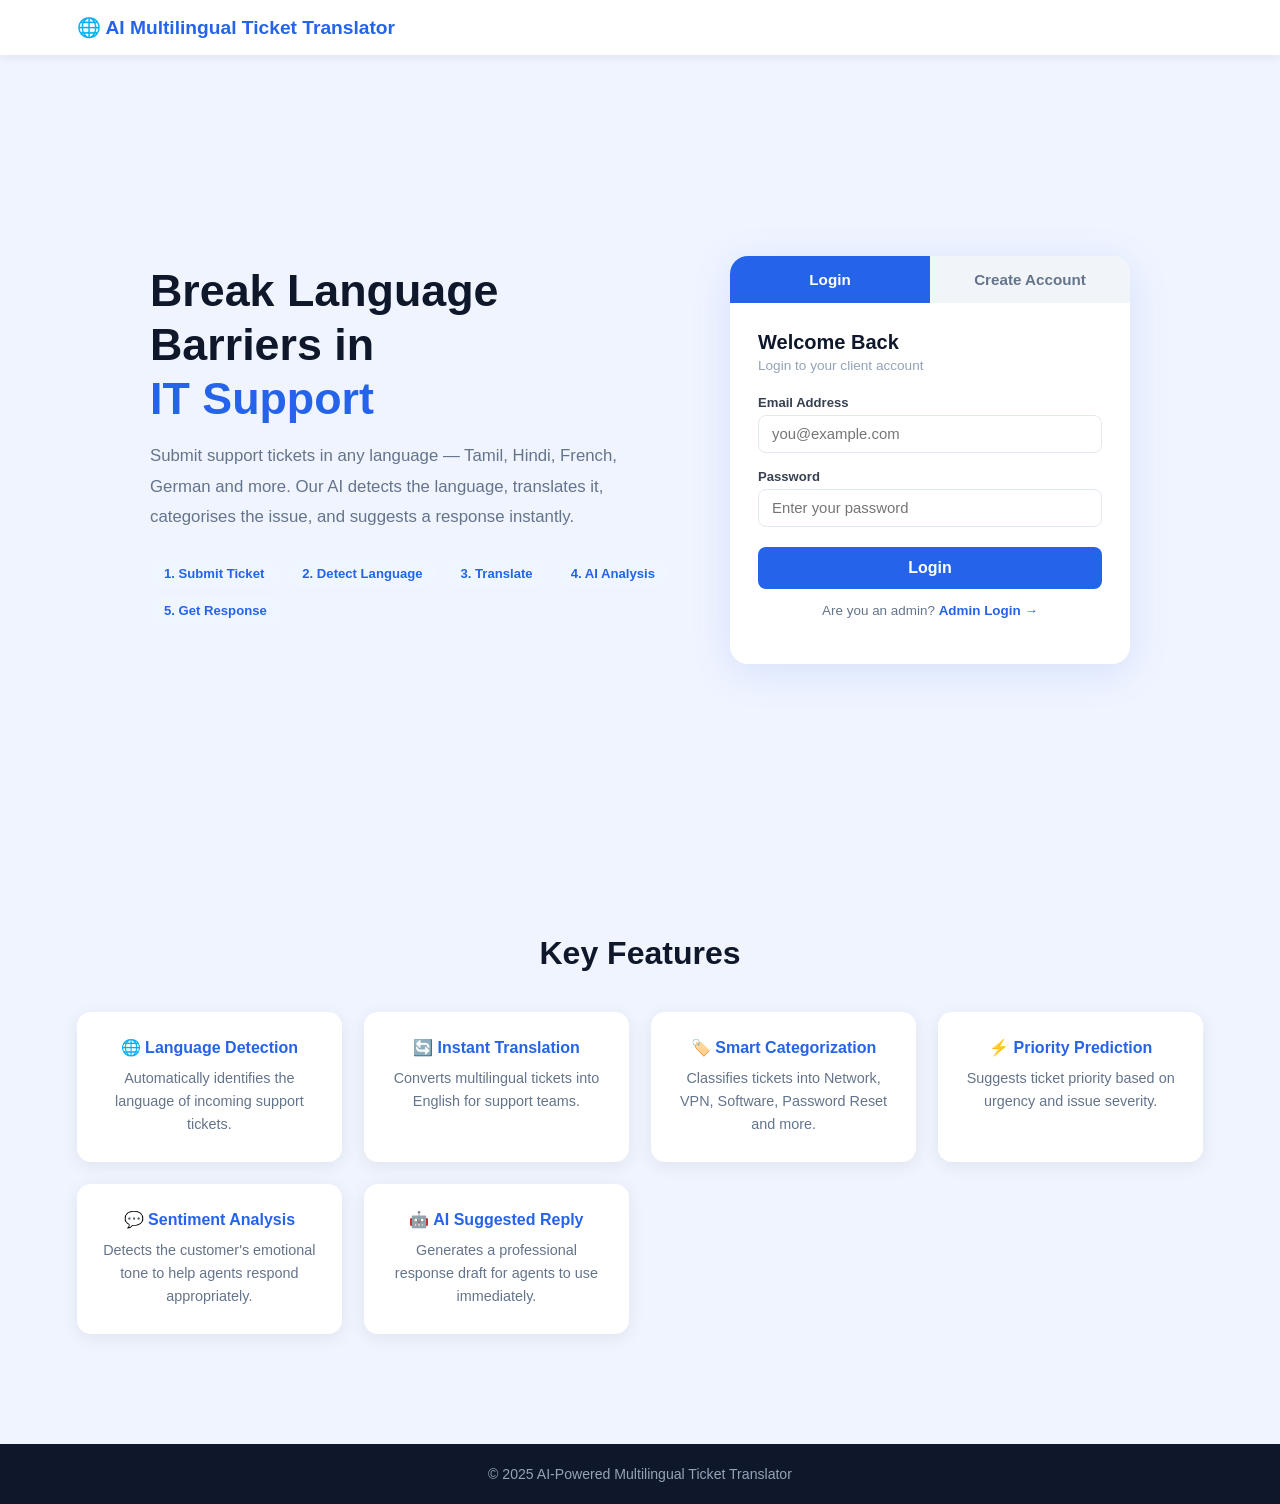
<file: index.html>
<!DOCTYPE html>
<html lang="en">
<head>
  <meta charset="UTF-8">
  <meta name="viewport" content="width=device-width, initial-scale=1.0">
  <title>AI-Powered Multilingual Ticket Translator</title>
  <style>
    *, *::before, *::after { margin:0; padding:0; box-sizing:border-box; }
    body { font-family:'Segoe UI',sans-serif; background:#F0F4FF; color:#0F172A; min-height:100vh; }

    /* ── NAVBAR ──────────────────────────────────────────── */
    nav {
      display:flex; justify-content:space-between; align-items:center;
      padding:16px 6%; background:#fff;
      box-shadow:0 2px 10px rgba(0,0,0,0.07); position:sticky; top:0; z-index:100;
    }
    .logo { font-size:1.2rem; font-weight:800; color:#2563EB; }

    /* ── HERO LAYOUT ─────────────────────────────────────── */
    .hero {
      display:flex; align-items:center; justify-content:center;
      flex-wrap:wrap; gap:60px;
      padding:60px 6%; min-height:90vh;
    }

    /* LEFT — headline */
    .hero-left { flex:1; min-width:280px; max-width:520px; }
    .hero-left h1 { font-size:2.8rem; line-height:1.2; margin-bottom:16px; }
    .hero-left h1 span { color:#2563EB; }
    .hero-left p  { font-size:1.05rem; color:#64748b; line-height:1.8; margin-bottom:28px; }

    .steps-mini { display:flex; flex-wrap:wrap; gap:10px; margin-bottom:32px; }
    .step-chip {
      background:#eff6ff; color:#2563EB; font-size:.82rem;
      font-weight:700; padding:6px 14px; border-radius:50px;
    }

    /* RIGHT — auth card */
    .auth-card {
      width:400px; background:#fff; border-radius:18px;
      box-shadow:0 8px 40px rgba(37,99,235,0.13); overflow:hidden;
      flex-shrink:0;
    }

    /* ── TAB BAR ─────────────────────────────────────────── */
    .tab-bar { display:flex; }
    .tab-btn {
      flex:1; padding:15px; border:none; background:#f1f5f9;
      font-size:.95rem; font-weight:700; cursor:pointer;
      color:#64748b; transition:.2s;
    }
    .tab-btn.active { background:#2563EB; color:#fff; }

    /* ── FORM BODY ───────────────────────────────────────── */
    .form-body { padding:28px; display:none; }
    .form-body.active { display:block; }
    .form-body h3 { font-size:1.25rem; margin-bottom:4px; }
    .form-body .sub { font-size:.85rem; color:#94a3b8; margin-bottom:22px; }

    .fgroup { margin-bottom:16px; }
    .fgroup label {
      display:block; font-size:.82rem; font-weight:700;
      color:#374151; margin-bottom:5px;
    }
    .fgroup input {
      width:100%; padding:10px 13px; border:1.5px solid #e2e8f0;
      border-radius:8px; font-size:.93rem; outline:none;
      transition:border-color .2s, box-shadow .2s;
    }
    .fgroup input:focus {
      border-color:#2563EB;
      box-shadow:0 0 0 3px rgba(37,99,235,.13);
    }
    .fgroup input.err { border-color:#ef4444; }

    /* strength bar */
    .sbar { height:4px; background:#e2e8f0; border-radius:4px; margin-top:6px; }
    .sbar-fill { height:100%; border-radius:4px; width:0%; transition:.3s; }
    .sbar-label { font-size:.72rem; color:#64748b; margin-top:3px; }

    /* submit btn */
    .sbtn {
      width:100%; padding:12px; background:#2563EB; color:#fff;
      border:none; border-radius:8px; font-size:1rem;
      font-weight:700; cursor:pointer; margin-top:4px; transition:.2s;
    }
    .sbtn:hover    { background:#1d4ed8; }
    .sbtn:disabled { background:#93c5fd; cursor:not-allowed; }

    /* inline message */
    .imsg {
      margin-top:12px; padding:9px 13px; border-radius:8px;
      font-size:.85rem; font-weight:600; display:none;
    }
    .imsg.err { background:#fef2f2; color:#dc2626; border:1px solid #fecaca; display:block; }
    .imsg.ok  { background:#f0fdf4; color:#16a34a; border:1px solid #bbf7d0; display:block; }

    /* admin link */
    .admin-link {
      text-align:center; padding:14px 0 18px;
      font-size:.84rem; color:#64748b;
    }
    .admin-link a {
      color:#2563EB; font-weight:700; text-decoration:none;
    }
    .admin-link a:hover { text-decoration:underline; }

    /* ── FEATURES ────────────────────────────────────────── */
    .features { padding:70px 6%; text-align:center; }
    .features h2 { font-size:2rem; margin-bottom:40px; }
    .feat-grid {
      display:grid;
      grid-template-columns:repeat(auto-fit,minmax(220px,1fr));
      gap:22px;
    }
    .feat-card {
      background:#fff; padding:26px 22px; border-radius:14px;
      box-shadow:0 4px 18px rgba(0,0,0,0.07); transition:.3s;
    }
    .feat-card:hover { transform:translateY(-4px); }
    .feat-card h3 { color:#2563EB; margin-bottom:10px; font-size:1rem; }
    .feat-card p  { color:#64748b; font-size:.9rem; line-height:1.6; }

    /* ── FOOTER ──────────────────────────────────────────── */
    footer {
      text-align:center; padding:22px;
      background:#0F172A; color:#94a3b8; font-size:.88rem; margin-top:40px;
    }

    @media(max-width:700px){
      .hero { padding:40px 5%; gap:36px; }
      .hero-left h1 { font-size:2rem; }
      .auth-card { width:100%; }
    }
  </style>
</head>
<body>

<!-- Load API helpers -->
<script src="assets/js/app.js"></script>

<!-- NAVBAR -->
<nav>
  <div class="logo">🌐 AI Multilingual Ticket Translator</div>
</nav>

<!-- HERO -->
<section class="hero">

  <!-- Left: headline -->
  <div class="hero-left">
    <h1>Break Language<br>Barriers in<br><span>IT Support</span></h1>
    <p>
      Submit support tickets in any language — Tamil, Hindi, French, German and more.
      Our AI detects the language, translates it, categorises the issue, and suggests a response instantly.
    </p>
    <div class="steps-mini">
      <span class="step-chip">1. Submit Ticket</span>
      <span class="step-chip">2. Detect Language</span>
      <span class="step-chip">3. Translate</span>
      <span class="step-chip">4. AI Analysis</span>
      <span class="step-chip">5. Get Response</span>
    </div>
  </div>

  <!-- Right: auth card -->
  <div class="auth-card">

    <!-- Tab bar -->
    <div class="tab-bar">
      <button class="tab-btn active" id="tab-login"    onclick="switchTab('login')">Login</button>
      <button class="tab-btn"        id="tab-register" onclick="switchTab('register')">Create Account</button>
    </div>

    <!-- LOGIN PANEL -->
    <div class="form-body active" id="panel-login">
      <h3>Welcome Back</h3>
      <p class="sub">Login to your client account</p>

      <div class="fgroup">
        <label>Email Address</label>
        <input type="email" id="l-email" placeholder="you@example.com">
      </div>
      <div class="fgroup">
        <label>Password</label>
        <input type="password" id="l-pass" placeholder="Enter your password">
      </div>

      <button class="sbtn" id="login-btn" onclick="doLogin()">Login</button>
      <div class="imsg" id="login-msg"></div>

      <div class="admin-link">
        Are you an admin? <a href="pages/admin/login.html">Admin Login →</a>
      </div>
    </div>

    <!-- CREATE ACCOUNT PANEL -->
    <div class="form-body" id="panel-register">
      <h3>Create Account</h3>
      <p class="sub">Register a new client account — free</p>

      <div class="fgroup">
        <label>Full Name</label>
        <input type="text" id="r-name" placeholder="Your full name">
      </div>
      <div class="fgroup">
        <label>Email Address</label>
        <input type="email" id="r-email" placeholder="you@example.com">
      </div>
      <div class="fgroup">
        <label>Password</label>
        <input type="password" id="r-pass" placeholder="Min 6 characters"
               oninput="pwStrength(this.value)">
        <div class="sbar"><div class="sbar-fill" id="s-fill"></div></div>
        <div class="sbar-label" id="s-label"></div>
      </div>
      <div class="fgroup">
        <label>Confirm Password</label>
        <input type="password" id="r-confirm" placeholder="Re-enter password">
      </div>

      <button class="sbtn" id="reg-btn" onclick="doRegister()">Create Account</button>
      <div class="imsg" id="reg-msg"></div>

      <div class="admin-link">
        Already have an account? <a href="#" onclick="switchTab('login')">Login →</a>
      </div>
    </div>

  </div><!-- /auth-card -->
</section>

<!-- FEATURES -->
<section class="features">
  <h2>Key Features</h2>
  <div class="feat-grid">
    <div class="feat-card">
      <h3>🌐 Language Detection</h3>
      <p>Automatically identifies the language of incoming support tickets.</p>
    </div>
    <div class="feat-card">
      <h3>🔄 Instant Translation</h3>
      <p>Converts multilingual tickets into English for support teams.</p>
    </div>
    <div class="feat-card">
      <h3>🏷️ Smart Categorization</h3>
      <p>Classifies tickets into Network, VPN, Software, Password Reset and more.</p>
    </div>
    <div class="feat-card">
      <h3>⚡ Priority Prediction</h3>
      <p>Suggests ticket priority based on urgency and issue severity.</p>
    </div>
    <div class="feat-card">
      <h3>💬 Sentiment Analysis</h3>
      <p>Detects the customer's emotional tone to help agents respond appropriately.</p>
    </div>
    <div class="feat-card">
      <h3>🤖 AI Suggested Reply</h3>
      <p>Generates a professional response draft for agents to use immediately.</p>
    </div>
  </div>
</section>

<footer>© 2025 AI-Powered Multilingual Ticket Translator</footer>

<script>
  // ── Tab switch ──────────────────────────────────────────────────────────────
  function switchTab(tab) {
    ['login','register'].forEach(t => {
      document.getElementById(`panel-${t}`).classList.toggle('active', t === tab);
      document.getElementById(`tab-${t}`).classList.toggle('active',   t === tab);
    });
    clearMsg('login-msg');
    clearMsg('reg-msg');
  }

  function showMsg(id, text, type) {
    const el = document.getElementById(id);
    el.textContent = text;
    el.className = `imsg ${type}`;
  }
  function clearMsg(id) {
    const el = document.getElementById(id);
    el.textContent = '';
    el.className = 'imsg';
  }

  // ── Password strength ───────────────────────────────────────────────────────
  function pwStrength(val) {
    let score = 0;
    if (val.length >= 6)           score++;
    if (val.length >= 10)          score++;
    if (/[A-Z]/.test(val))         score++;
    if (/[0-9]/.test(val))         score++;
    if (/[^A-Za-z0-9]/.test(val)) score++;

    const levels = [
      { w:'20%',  bg:'#ef4444', t:'Very weak'   },
      { w:'40%',  bg:'#f97316', t:'Weak'         },
      { w:'60%',  bg:'#eab308', t:'Fair'         },
      { w:'80%',  bg:'#22c55e', t:'Strong'       },
      { w:'100%', bg:'#16a34a', t:'Very strong'  },
    ];
    const l = levels[Math.max(0, score - 1)];
    const fill = document.getElementById('s-fill');
    fill.style.width      = val ? l.w  : '0%';
    fill.style.background = l.bg;
    document.getElementById('s-label').textContent = val ? l.t : '';
  }

  // ── LOGIN ───────────────────────────────────────────────────────────────────
  async function doLogin() {
    const email = document.getElementById('l-email').value.trim();
    const pass  = document.getElementById('l-pass').value;
    const btn   = document.getElementById('login-btn');
    clearMsg('login-msg');

    if (!email || !pass) {
      showMsg('login-msg', 'Please enter your email and password.', 'err'); return;
    }

    btn.textContent = 'Logging in…'; btn.disabled = true;

    try {
      const data = await apiCall('/auth/login', {
        method: 'POST',
        body:   JSON.stringify({ email, password: pass }),
      });

      if (data.user.role !== 'client') {
        clearAuth();
        showMsg('login-msg', 'Incorrect email or password.', 'err'); return;
      }

      saveAuth(data.token, data.user);
      showMsg('login-msg', `Welcome, ${data.user.name || data.user.email}! Redirecting…`, 'ok');
      setTimeout(() => { window.location.href = 'pages/client/submit-ticket.html'; }, 900);

    } catch {
      showMsg('login-msg', 'Incorrect email or password.', 'err');
    } finally {
      btn.textContent = 'Login'; btn.disabled = false;
    }
  }

  // ── REGISTER ────────────────────────────────────────────────────────────────
  async function doRegister() {
    const name    = document.getElementById('r-name').value.trim();
    const email   = document.getElementById('r-email').value.trim();
    const pass    = document.getElementById('r-pass').value;
    const confirm = document.getElementById('r-confirm').value;
    const btn     = document.getElementById('reg-btn');
    clearMsg('reg-msg');

    if (!name)  { showMsg('reg-msg','Please enter your full name.','err'); return; }
    if (!email || !/^\S+@\S+\.\S+$/.test(email))
                { showMsg('reg-msg','Please enter a valid email.','err'); return; }
    if (pass.length < 6)
                { showMsg('reg-msg','Password must be at least 6 characters.','err'); return; }
    if (pass !== confirm) {
      showMsg('reg-msg','Passwords do not match.','err');
      document.getElementById('r-confirm').classList.add('err'); return;
    }
    document.getElementById('r-confirm').classList.remove('err');

    btn.textContent = 'Creating account…'; btn.disabled = true;

    try {
      const data = await apiCall('/auth/register', {
        method: 'POST',
        body:   JSON.stringify({ name, email, password: pass, role: 'client' }),
      });

      showMsg('reg-msg', `Account created! Welcome, ${data.user.name}. Switching to login…`, 'ok');

      setTimeout(() => {
        document.getElementById('l-email').value = email;
        document.getElementById('l-pass').value  = pass;
        switchTab('login');
        showMsg('login-msg', 'Account created! You can now log in.', 'ok');
      }, 1200);

    } catch (err) {
      const msg = (err.message || '').toLowerCase().includes('already')
        ? 'This email is already registered. Please log in.'
        : 'Registration failed. Please try again.';
      showMsg('reg-msg', msg, 'err');
    } finally {
      btn.textContent = 'Create Account'; btn.disabled = false;
    }
  }

  // ── Enter key ────────────────────────────────────────────────────────────────
  document.addEventListener('keydown', e => {
    if (e.key !== 'Enter') return;
    if (document.getElementById('panel-login').classList.contains('active'))    doLogin();
    if (document.getElementById('panel-register').classList.contains('active')) doRegister();
  });
</script>

</body>
</html>
</file>
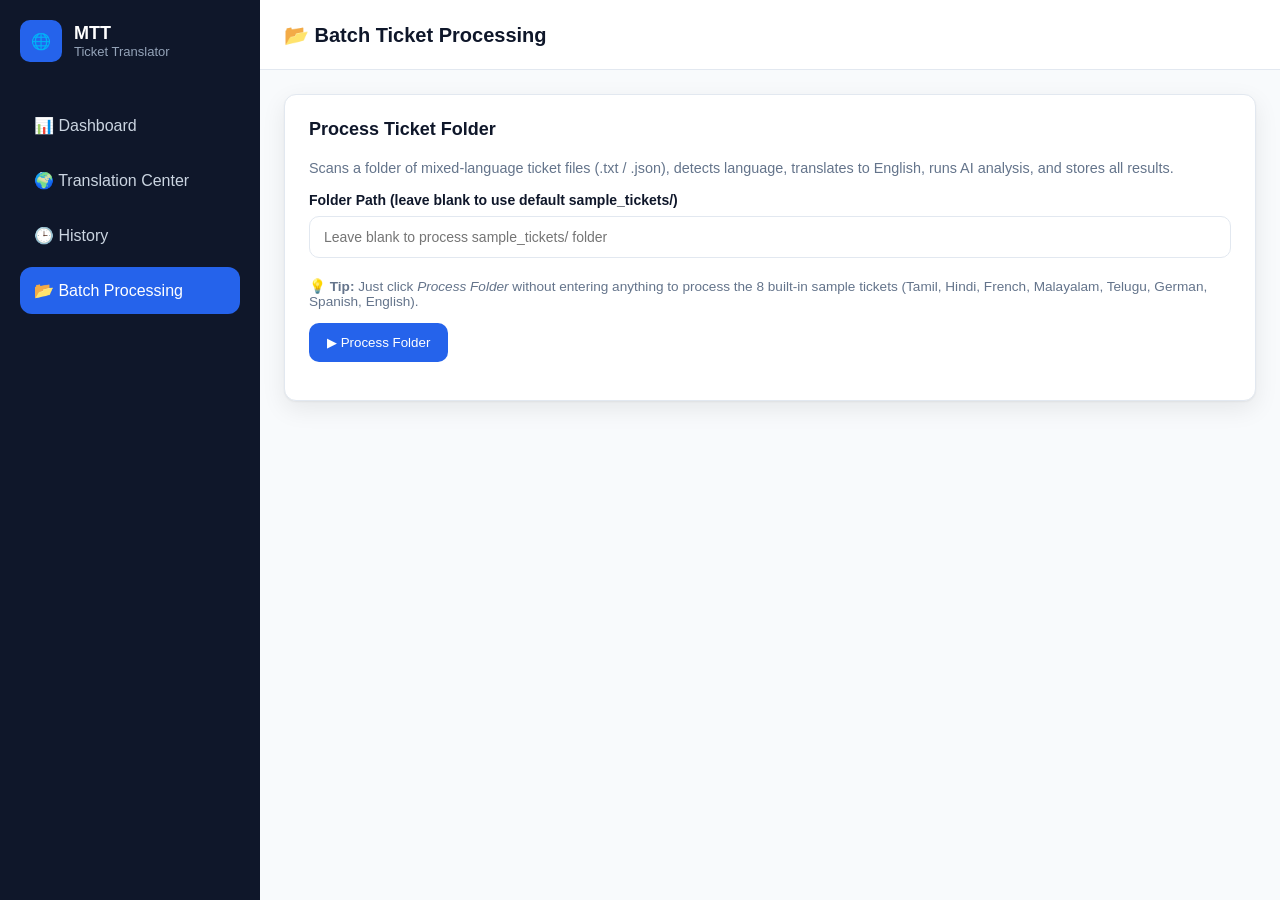
<file: pages/admin/batch.html>
<!DOCTYPE html>
<html lang="en">
<head>
  <meta charset="UTF-8">
  <meta name="viewport" content="width=device-width, initial-scale=1.0">
  <title>Batch Processing</title>
  <link rel="stylesheet" href="../../assets/css/style.css">
  <link rel="stylesheet" href="../../assets/css/components/sidebar.css">
  <link rel="stylesheet" href="../../assets/css/components/navbar.css">
  <link rel="stylesheet" href="../../assets/css/components/cards.css">
  <link rel="stylesheet" href="../../assets/css/components/tables.css">
  <link rel="stylesheet" href="../../assets/css/components/forms.css">
  <link rel="stylesheet" href="../../assets/css/components/buttons.css">
  <link rel="stylesheet" href="../../assets/css/responsive.css">

  <style>
    .summary-grid {
      display: grid;
      grid-template-columns: repeat(3, 1fr);
      gap: 16px;
      margin-bottom: 24px;
    }
    .sum-card {
      background: #fff;
      border-radius: 12px;
      padding: 20px;
      text-align: center;
      border: 1px solid #e2e8f0;
      box-shadow: 0 2px 8px rgba(0,0,0,.06);
    }
    .sum-card .num  { font-size: 2.2rem; font-weight: 800; margin: 6px 0 2px; }
    .sum-card .lbl  { font-size: .82rem; color: #64748b; font-weight: 600; text-transform: uppercase; }
    .sum-card.total { border-top: 4px solid #2563EB; }
    .sum-card.ok    { border-top: 4px solid #22c55e; }
    .sum-card.skip  { border-top: 4px solid #f59e0b; }

    .ticket-row { cursor: pointer; transition: background .15s; }
    .ticket-row:hover { background: #f0f7ff; }

    .lang-badge {
      background: #eff6ff; color: #2563EB;
      padding: 2px 10px; border-radius: 50px;
      font-size: .78rem; font-weight: 700;
    }
    .pri-badge {
      padding: 2px 10px; border-radius: 50px;
      font-size: .78rem; font-weight: 700; color: #fff;
    }
    .pri-Critical { background: #7c3aed; }
    .pri-High     { background: #dc2626; }
    .pri-Medium   { background: #d97706; }
    .pri-Low      { background: #16a34a; }

    /* Reply modal */
    .modal-overlay {
      display: none; position: fixed; inset: 0;
      background: rgba(0,0,0,.45); z-index: 1000;
      justify-content: center; align-items: center;
    }
    .modal-overlay.open { display: flex; }
    .modal-box {
      background: #fff; border-radius: 16px; width: 560px;
      max-width: 95vw; padding: 28px;
      box-shadow: 0 20px 60px rgba(0,0,0,.2);
    }
    .modal-box h3 { margin-bottom: 6px; }
    .modal-box .sub { color: #64748b; font-size: .87rem; margin-bottom: 20px; }
    .info-pair { display: flex; gap: 16px; margin-bottom: 16px; flex-wrap: wrap; }
    .info-item { flex: 1; min-width: 140px; }
    .info-item label { display: block; font-size: .78rem; font-weight: 700;
                       text-transform: uppercase; color: #94a3b8; margin-bottom: 4px; }
    .info-item p { font-size: .9rem; color: #0f172a; }
    .orig-box, .trans-box {
      background: #f8fafc; border: 1px solid #e2e8f0;
      border-radius: 8px; padding: 12px; margin-bottom: 14px;
      font-size: .9rem; line-height: 1.6; max-height: 100px; overflow-y: auto;
    }
    .reply-area {
      width: 100%; padding: 10px 13px; border: 1.5px solid #e2e8f0;
      border-radius: 8px; font-size: .93rem; resize: vertical;
      min-height: 90px; outline: none; font-family: inherit;
      transition: border-color .2s;
    }
    .reply-area:focus { border-color: #2563EB; }
    .modal-actions { display: flex; gap: 10px; margin-top: 16px; }
    .btn-send {
      flex: 1; padding: 11px; background: #2563EB; color: #fff;
      border: none; border-radius: 8px; font-weight: 700;
      cursor: pointer; font-size: .95rem; transition: .2s;
    }
    .btn-send:hover { background: #1d4ed8; }
    .btn-cancel {
      padding: 11px 20px; background: #f1f5f9; border: none;
      border-radius: 8px; font-weight: 600; cursor: pointer;
      font-size: .95rem;
    }
    .reply-result {
      margin-top: 14px; padding: 12px; border-radius: 8px;
      background: #f0fdf4; border: 1px solid #bbf7d0;
      display: none;
    }
    .reply-result .rl { font-size: .75rem; font-weight: 700;
                         text-transform: uppercase; color: #64748b; margin-bottom: 3px; }
    .reply-result .rt { font-size: .92rem; color: #0f172a; line-height: 1.5; }
  </style>
</head>

<body>
<script src="../../assets/js/app.js"></script>

<div class="app-layout">

  <!-- Sidebar -->
  <aside class="sidebar">
    <div class="logo-area">
      <div class="logo-icon">🌐</div>
      <div class="logo-text"><h3>MTT</h3><p>Ticket Translator</p></div>
    </div>
    <ul class="menu">
      <li class="menu-item"><a href="dashboard.html">📊 Dashboard</a></li>
      <li class="menu-item"><a href="translation-center.html">🌍 Translation Center</a></li>
      <li class="menu-item"><a href="history.html">🕒 History</a></li>
      <li class="menu-item active"><a href="batch.html">📂 Batch Processing</a></li>
    </ul>
  </aside>

  <main class="main-content">

    <header class="top-navbar">
      <button class="hamburger">☰</button>
      <div class="app-title">📂 Batch Ticket Processing</div>
    </header>

    <section class="content-wrapper">

      <!-- Process Folder card -->
      <div class="card" style="margin-bottom:24px;">
        <div class="card-title">Process Ticket Folder</div>
        <p style="color:#64748b; font-size:.9rem; margin-bottom:16px;">
          Scans a folder of mixed-language ticket files (.txt / .json),
          detects language, translates to English, runs AI analysis, and stores all results.
        </p>

        <div class="form-group">
          <label class="form-label">Folder Path (leave blank to use default sample_tickets/)</label>
          <input class="form-control" id="folder-path"
                 placeholder="Leave blank to process sample_tickets/ folder"
                 value="">
        </div>

        <p style="font-size:.85rem; color:#64748b; margin-bottom:14px;">
          💡 <strong>Tip:</strong> Just click <em>Process Folder</em> without entering anything
          to process the 8 built-in sample tickets (Tamil, Hindi, French, Malayalam, Telugu, German, Spanish, English).
        </p>

        <button class="btn btn-primary" id="process-btn" onclick="startBatch()">
          ▶ Process Folder
        </button>

        <div id="batch-msg" style="margin-top:14px; font-size:.9rem; color:#64748b;"></div>
      </div>

      <!-- Summary cards (hidden until processed) -->
      <div class="summary-grid" id="summary-grid" style="display:none;">
        <div class="sum-card total">
          <div class="lbl">Total Files</div>
          <div class="num" id="sum-total">0</div>
        </div>
        <div class="sum-card ok">
          <div class="lbl">Processed</div>
          <div class="num" id="sum-ok">0</div>
        </div>
        <div class="sum-card skip">
          <div class="lbl">Skipped / Errors</div>
          <div class="num" id="sum-skip">0</div>
        </div>
      </div>

      <!-- Results table -->
      <div class="card" id="results-card" style="display:none;">
        <div class="card-title">Processed Tickets — Click a row to send a reply</div>
        <div class="table-container">
          <table>
            <thead>
              <tr>
                <th>#</th>
                <th>File</th>
                <th>Subject</th>
                <th>Language</th>
                <th>Category</th>
                <th>Priority</th>
                <th>Sentiment</th>
                <th>Action</th>
              </tr>
            </thead>
            <tbody id="results-tbody"></tbody>
          </table>
        </div>
      </div>

      <!-- Errors card -->
      <div class="card" id="errors-card" style="display:none; margin-top:16px;">
        <div class="card-title" style="color:#dc2626;">⚠ Errors</div>
        <div class="table-container">
          <table>
            <thead><tr><th>File</th><th>Error</th></tr></thead>
            <tbody id="errors-tbody"></tbody>
          </table>
        </div>
      </div>

    </section>
  </main>
</div>

<!-- ── REPLY MODAL ─────────────────────────────────────────────────────── -->
<div class="modal-overlay" id="reply-modal">
  <div class="modal-box">
    <h3>📨 Send Engineer Reply</h3>
    <p class="sub">Write your reply in English — it will be automatically translated to the customer's language.</p>

    <div class="info-pair">
      <div class="info-item">
        <label>Ticket ID</label>
        <p id="m-id">—</p>
      </div>
      <div class="info-item">
        <label>Language</label>
        <p id="m-lang">—</p>
      </div>
      <div class="info-item">
        <label>Category</label>
        <p id="m-cat">—</p>
      </div>
    </div>

    <label class="form-label">Original Message (Customer's Language)</label>
    <div class="orig-box" id="m-original">—</div>

    <label class="form-label">English Translation</label>
    <div class="trans-box" id="m-translated">—</div>

    <label class="form-label">Your Reply (in English)</label>
    <textarea class="reply-area" id="m-reply"
      placeholder="Type your reply here in English..."></textarea>

    <!-- Translation result appears here after sending -->
    <div class="reply-result" id="reply-result">
      <div class="rl">English Reply</div>
      <div class="rt" id="rr-english">—</div>
      <br>
      <div class="rl">Translated Reply (Customer's Language)</div>
      <div class="rt" id="rr-translated">—</div>
    </div>

    <div class="modal-actions">
      <button class="btn-send" id="send-btn" onclick="sendReply()">
        📤 Send & Translate Reply
      </button>
      <button class="btn-cancel" onclick="closeModal()">Cancel</button>
    </div>
  </div>
</div>

<script src="../../assets/js/sidebar.js"></script>

<script>
  let selectedTicketId = null;

  // ── Process folder ──────────────────────────────────────────────────────────
  async function startBatch() {
    const folderPath = document.getElementById('folder-path').value.trim();
    const btn        = document.getElementById('process-btn');
    const msg        = document.getElementById('batch-msg');

    btn.textContent = '⏳ Processing…';
    btn.disabled    = true;
    msg.textContent = 'Scanning folder and running AI pipeline on each file…';
    msg.style.color = '#2563EB';

    // Hide previous results
    document.getElementById('summary-grid').style.display = 'none';
    document.getElementById('results-card').style.display = 'none';
    document.getElementById('errors-card').style.display  = 'none';

    try {
      const body = folderPath ? { folder_path: folderPath } : {};
      const data = await apiCall('/batch/process-folder', {
        method: 'POST',
        body:   JSON.stringify(body),
      });

      renderSummary(data.summary);
      renderResults(data.results);
      if (data.errors.length) renderErrors(data.errors);

      msg.textContent = `✅ Done — ${data.summary.processed} ticket(s) processed.`;
      msg.style.color = '#16a34a';

    } catch (err) {
      msg.textContent = `❌ ${err.message}`;
      msg.style.color = '#dc2626';
    } finally {
      btn.textContent = '▶ Process Folder';
      btn.disabled    = false;
    }
  }

  function renderSummary(s) {
    document.getElementById('sum-total').textContent = s.total;
    document.getElementById('sum-ok').textContent    = s.processed;
    document.getElementById('sum-skip').textContent  = s.skipped;
    document.getElementById('summary-grid').style.display = 'grid';
  }

  function renderResults(results) {
    if (!results.length) return;
    const tbody = document.getElementById('results-tbody');
    tbody.innerHTML = results.map((r, i) => `
      <tr class="ticket-row">
        <td>${r.ticket_id}</td>
        <td style="font-size:.82rem; color:#64748b;">${r.file}</td>
        <td>${r.subject}</td>
        <td><span class="lang-badge">${r.language_name}</span></td>
        <td>${r.category}</td>
        <td><span class="pri-badge pri-${r.priority}">${r.priority}</span></td>
        <td>${r.sentiment}</td>
        <td>
          <button class="btn btn-primary"
            style="padding:5px 14px; font-size:.82rem;"
            onclick="openModal(${r.ticket_id},'${r.language_name}','${r.category}',
              ${JSON.stringify(r.original_message || '').replace(/'/g,"&#39;")},
              ${JSON.stringify(r.translated_message || '').replace(/'/g,"&#39;")})">
            Reply
          </button>
        </td>
      </tr>
    `).join('');
    document.getElementById('results-card').style.display = 'block';
  }

  function renderErrors(errors) {
    const tbody = document.getElementById('errors-tbody');
    tbody.innerHTML = errors.map(e => `
      <tr>
        <td>${e.file}</td>
        <td style="color:#dc2626;">${e.error}</td>
      </tr>
    `).join('');
    document.getElementById('errors-card').style.display = 'block';
  }

  // ── Reply modal ─────────────────────────────────────────────────────────────
  function openModal(id, lang, cat, original, translated) {
    selectedTicketId = id;
    document.getElementById('m-id').textContent         = `#${id}`;
    document.getElementById('m-lang').textContent       = lang;
    document.getElementById('m-cat').textContent        = cat;
    document.getElementById('m-original').textContent   = original   || '—';
    document.getElementById('m-translated').textContent = translated || '—';
    document.getElementById('m-reply').value            = '';
    document.getElementById('reply-result').style.display = 'none';
    document.getElementById('reply-modal').classList.add('open');
  }

  function closeModal() {
    document.getElementById('reply-modal').classList.remove('open');
    selectedTicketId = null;
  }

  async function sendReply() {
    const reply = document.getElementById('m-reply').value.trim();
    const btn   = document.getElementById('send-btn');

    if (!reply) {
      alert('Please type a reply before sending.');
      return;
    }

    btn.textContent = '⏳ Translating…';
    btn.disabled    = true;

    try {
      const data = await apiCall('/batch/reply', {
        method: 'POST',
        body:   JSON.stringify({
          ticket_id:     selectedTicketId,
          english_reply: reply,
        }),
      });

      const r = data.data;
      document.getElementById('rr-english').textContent    = r.english_reply;
      document.getElementById('rr-translated').textContent = r.translated_reply;
      document.getElementById('reply-result').style.display = 'block';

      btn.textContent = '✅ Reply Sent';
      showAlert(`Reply translated to ${r.language_name} and saved!`, 'success');

    } catch (err) {
      alert('Failed: ' + err.message);
      btn.textContent = '📤 Send & Translate Reply';
      btn.disabled    = false;
    }
  }

  // Close modal on overlay click
  document.getElementById('reply-modal').addEventListener('click', function(e) {
    if (e.target === this) closeModal();
  });
</script>

</body>
</html>
</file>
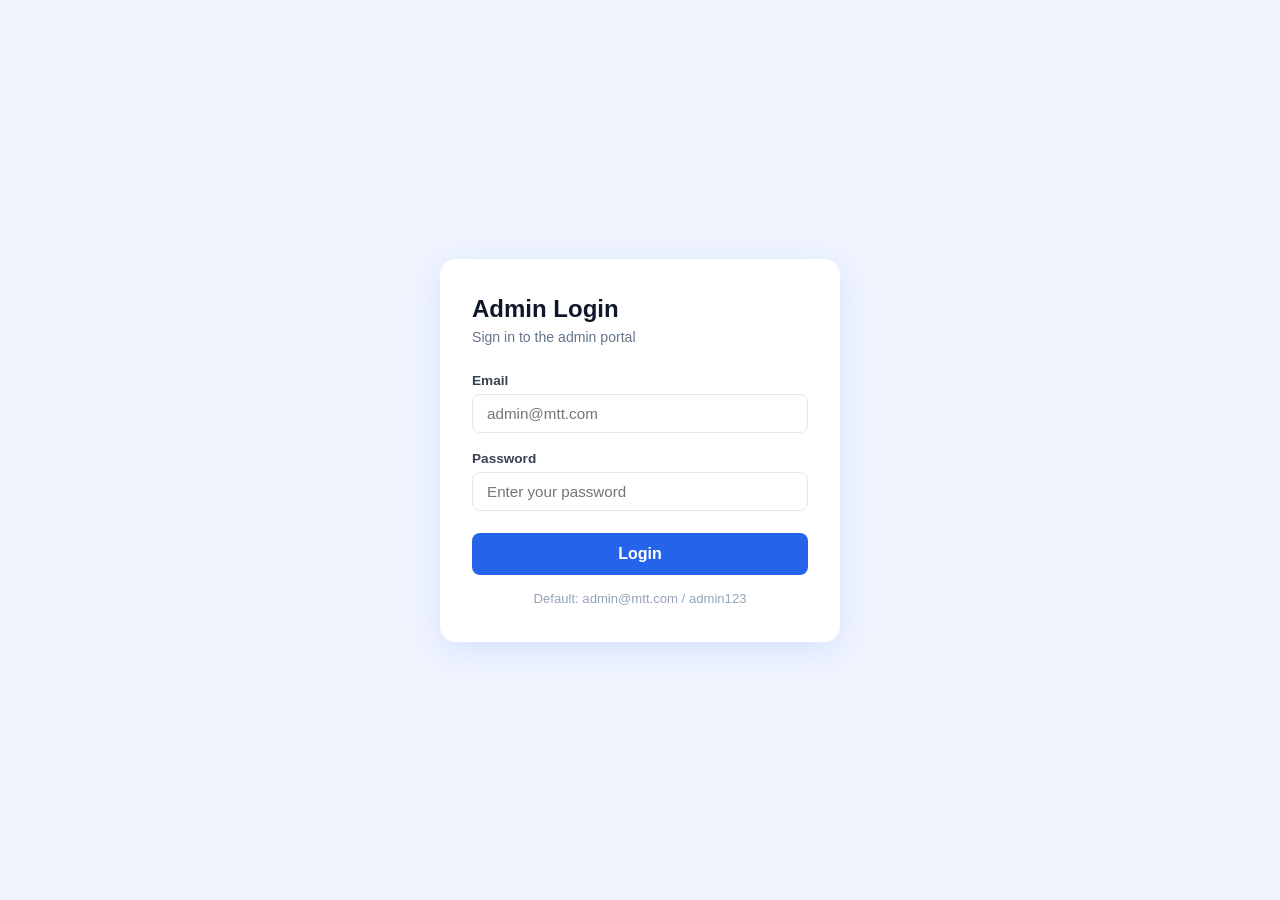
<file: pages/admin/dashboard.html>
﻿<!DOCTYPE html>
<html lang="en">

<head>

<meta charset="UTF-8">
<meta name="viewport" content="width=device-width, initial-scale=1.0">

<title>Dashboard</title>

<link rel="stylesheet" href="../../assets/css/style.css">
<link rel="stylesheet" href="../../assets/css/components/sidebar.css">
<link rel="stylesheet" href="../../assets/css/components/navbar.css">
<link rel="stylesheet" href="../../assets/css/components/cards.css">
<link rel="stylesheet" href="../../assets/css/components/tables.css">
<link rel="stylesheet" href="../../assets/css/components/buttons.css">
<link rel="stylesheet" href="../../assets/css/responsive.css">

</head>

<body>

<div class="app-layout">

    <aside class="sidebar">

        <div class="logo-area">
            <div class="logo-icon">🌐</div>

            <div class="logo-text">
                <h3>MTT</h3>
                <p>Translator</p>
            </div>
        </div>

        <ul class="menu">

            <li class="menu-item active">
                <a href="#">📊 Dashboard</a>
            </li>

            <li class="menu-item">
                <a href="translation-center.html">
                    🌍 Translation Center
                </a>
            </li>

            <li class="menu-item">
                <a href="history.html">
                    🕒 History
                </a>
            </li>

            <li class="menu-item">
                <a href="batch.html">📂 Batch Processing</a>
            </li>

        </ul>

    </aside>

    <main class="main-content">

        <header class="top-navbar">

            <button class="hamburger">
                ☰
            </button>

            <div class="app-title">
                Multilingual Ticket Translator
            </div>

            <div class="navbar-right">

                <div class="search-box">
                    <input type="text" placeholder="Search">
                </div>

                <button class="icon-btn">
                    🔔
                </button>

            </div>

        </header>

        <section class="content-wrapper">

            <div class="dashboard-grid">

                <div class="card stats-card">
                    <p>Total Tickets</p>
                    <h2>12,458</h2>
                </div>

                <div class="card stats-card">
                    <p>Pending</p>
                    <h2>248</h2>
                </div>

                <div class="card stats-card">
                    <p>Translated Today</p>
                    <h2>1,234</h2>
                </div>

                <div class="card stats-card">
                    <p>Approved</p>
                    <h2>0</h2>
                </div>

            </div>

            <br>

            <div class="card">

                <div class="card-title">
                    Recent Tickets
                </div>

                <div class="table-container">

                    <table>

                        <thead>

                            <tr>
                                <th>ID</th>
                                <th>Language</th>
                                <th>Status</th>
                            </tr>

                        </thead>

                        <tbody>

                            <tr>
                                <td>#1001</td>
                                <td>French</td>
                                <td>Translated</td>
                            </tr>

                            <tr>
                                <td>#1002</td>
                                <td>German</td>
                                <td>Pending</td>
                            </tr>

                        </tbody>

                    </table>

                </div>

            </div>

        </section>

    </main>

</div>

<script src="../../assets/js/sidebar.js"></script>
<script src="../../assets/js/app.js"></script>
<script src="../../assets/js/dashboard.js"></script>

</body>
</html>
</file>
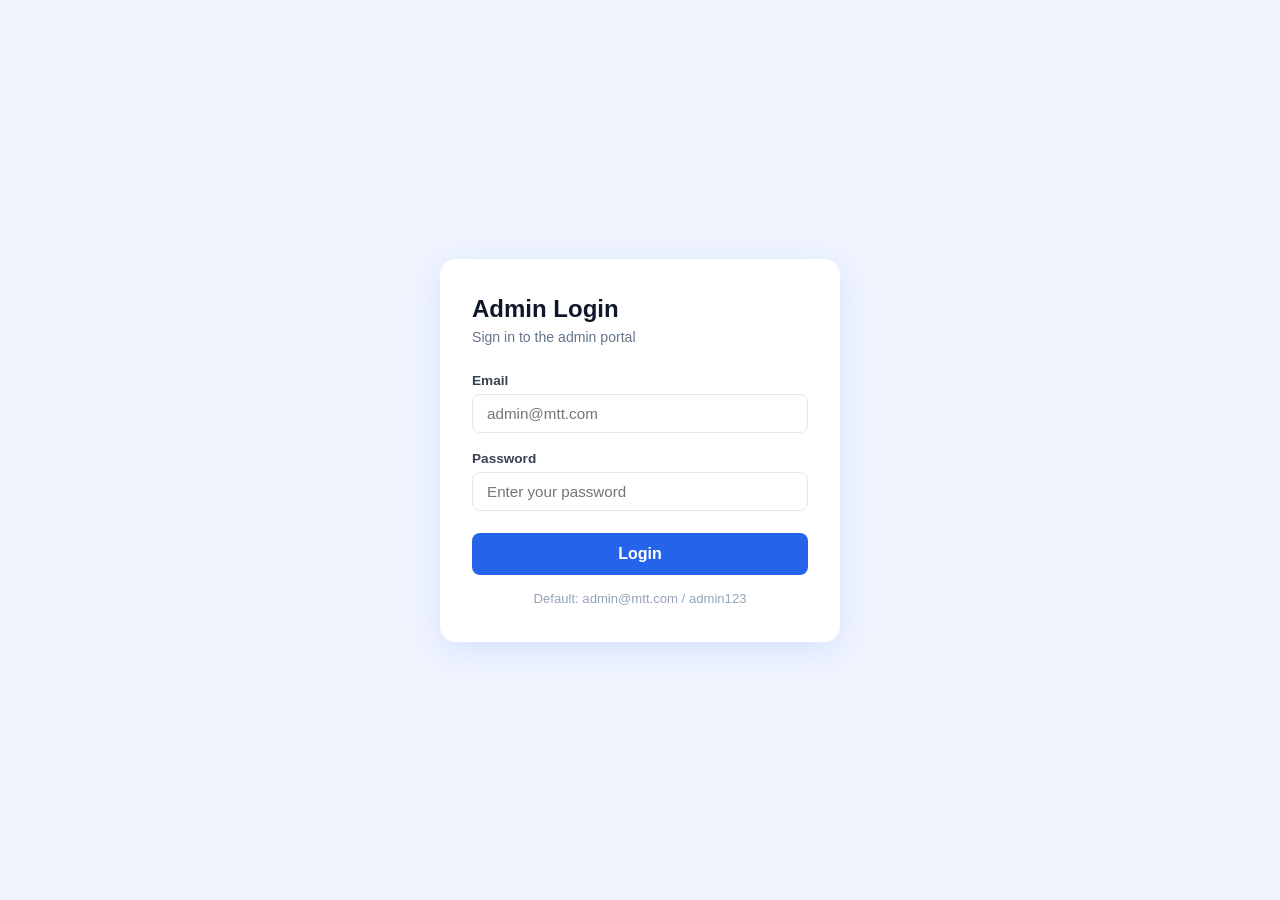
<file: pages/admin/glossary.html>
﻿<!DOCTYPE html>
<html lang="en">
<head>
  <meta charset="UTF-8">
  <meta name="viewport" content="width=device-width, initial-scale=1.0">
  <title>Glossary</title>
  <link rel="stylesheet" href="../../assets/css/style.css">
  <link rel="stylesheet" href="../../assets/css/components/sidebar.css">
  <link rel="stylesheet" href="../../assets/css/components/navbar.css">
  <link rel="stylesheet" href="../../assets/css/components/cards.css">
  <link rel="stylesheet" href="../../assets/css/components/tables.css">
  <link rel="stylesheet" href="../../assets/css/components/forms.css">
  <link rel="stylesheet" href="../../assets/css/components/buttons.css">
  <link rel="stylesheet" href="../../assets/css/responsive.css">

  <style>
    .add-form {
      display: grid;
      grid-template-columns: 1fr 1fr auto auto;
      gap: 12px;
      align-items: end;
      margin-bottom: 24px;
    }
    @media(max-width:700px){ .add-form { grid-template-columns: 1fr; } }

    .add-form .fgroup { margin: 0; }
    .add-form label {
      display: block; font-size: .8rem; font-weight: 700;
      color: #374151; margin-bottom: 5px;
    }
    .add-form input, .add-form select {
      width: 100%; padding: 9px 12px;
      border: 1.5px solid #e2e8f0; border-radius: 8px;
      font-size: .92rem; outline: none; transition: border-color .2s;
    }
    .add-form input:focus, .add-form select:focus { border-color: #2563EB; }

    /* search bar */
    .search-row {
      display: flex; gap: 10px; margin-bottom: 18px; align-items: center;
    }
    .search-row input {
      flex: 1; padding: 9px 14px; border: 1.5px solid #e2e8f0;
      border-radius: 8px; font-size: .92rem; outline: none;
      transition: border-color .2s;
    }
    .search-row input:focus { border-color: #2563EB; }

    /* table */
    .glossary-table { width: 100%; border-collapse: collapse; }
    .glossary-table th {
      background: #f8fafc; padding: 10px 14px;
      text-align: left; font-size: .8rem; font-weight: 700;
      text-transform: uppercase; color: #64748b;
      border-bottom: 2px solid #e2e8f0;
    }
    .glossary-table td {
      padding: 11px 14px; border-bottom: 1px solid #f1f5f9;
      font-size: .92rem; vertical-align: middle;
    }
    .glossary-table tr:hover td { background: #f8fafc; }

    .lang-chip {
      background: #eff6ff; color: #2563EB;
      padding: 2px 10px; border-radius: 50px;
      font-size: .78rem; font-weight: 700;
    }
    .btn-del {
      background: #fef2f2; color: #dc2626; border: none;
      padding: 5px 14px; border-radius: 6px;
      cursor: pointer; font-size: .82rem; font-weight: 600;
      transition: background .15s;
    }
    .btn-del:hover { background: #fee2e2; }

    .empty-row td {
      text-align: center; color: #94a3b8;
      padding: 32px; font-style: italic;
    }

    .count-badge {
      background: #eff6ff; color: #2563EB;
      padding: 3px 12px; border-radius: 50px;
      font-size: .82rem; font-weight: 700;
      margin-left: 10px;
    }
  </style>
</head>

<body>
<script src="../../assets/js/app.js"></script>

<div class="app-layout">

  <!-- Sidebar -->
  <aside class="sidebar">
    <div class="logo-area">
      <div class="logo-icon">🌐</div>
      <div class="logo-text"><h3>MTT</h3><p>Ticket Translator</p></div>
    </div>
    <ul class="menu">
      <li class="menu-item"><a href="dashboard.html">📊 Dashboard</a></li>
      <li class="menu-item"><a href="translation-center.html">🌍 Translation Center</a></li>
      <li class="menu-item"><a href="history.html">🕒 History</a></li>
      <li class="menu-item"><a href="batch.html">📂 Batch Processing</a></li>
      <li class="menu-item active"><a href="glossary.html">📖 Glossary</a></li>
    </ul>
  </aside>

  <main class="main-content">

    <header class="top-navbar">
      <button class="hamburger">☰</button>
      <div class="app-title">📖 Glossary Management</div>
    </header>

    <section class="content-wrapper">

      <!-- Add Term form -->
      <div class="card" style="margin-bottom:20px;">
        <div class="card-title">Add New Term</div>

        <div class="add-form">
          <div class="fgroup">
            <label>Term</label>
            <input type="text" id="g-term" placeholder="e.g. VPN">
          </div>
          <div class="fgroup">
            <label>Translation</label>
            <input type="text" id="g-translation" placeholder="e.g. Réseau Privé Virtuel">
          </div>
          <div class="fgroup">
            <label>Language</label>
            <select id="g-language">
              <option value="">Select language</option>
              <option value="ta">Tamil</option>
              <option value="hi">Hindi</option>
              <option value="ml">Malayalam</option>
              <option value="te">Telugu</option>
              <option value="kn">Kannada</option>
              <option value="bn">Bengali</option>
              <option value="fr">French</option>
              <option value="de">German</option>
              <option value="es">Spanish</option>
              <option value="ar">Arabic</option>
              <option value="ja">Japanese</option>
              <option value="ko">Korean</option>
              <option value="ru">Russian</option>
              <option value="pt">Portuguese</option>
            </select>
          </div>
          <div class="fgroup">
            <label>&nbsp;</label>
            <button class="btn btn-primary" onclick="addTerm()" id="add-btn">
              + Add Term
            </button>
          </div>
        </div>

        <div id="add-msg" style="font-size:.88rem; margin-top:4px;"></div>
      </div>

      <!-- Terms table -->
      <div class="card">
        <div class="card-title" style="display:flex; align-items:center;">
          Glossary Terms
          <span class="count-badge" id="term-count">0</span>
        </div>

        <!-- Search -->
        <div class="search-row">
          <input type="text" id="g-search"
                 placeholder="🔍 Search terms or translations…"
                 oninput="filterTable(this.value)">
          <button class="btn btn-primary" onclick="loadTerms()"
                  style="white-space:nowrap;">↻ Refresh</button>
        </div>

        <div class="table-container">
          <table class="glossary-table">
            <thead>
              <tr>
                <th>#</th>
                <th>Term</th>
                <th>Translation</th>
                <th>Language</th>
                <th>Added On</th>
                <th>Action</th>
              </tr>
            </thead>
            <tbody id="glossary-tbody">
              <tr class="empty-row">
                <td colspan="6">Loading terms…</td>
              </tr>
            </tbody>
          </table>
        </div>
      </div>

    </section>
  </main>
</div>

<script src="../../assets/js/sidebar.js"></script>

<script>
  let allTerms = [];

  document.addEventListener('DOMContentLoaded', () => {
    if (!getToken()) { window.location.href = 'login.html'; return; }
    loadTerms();

    // Enter key on inputs
    ['g-term','g-translation'].forEach(id => {
      document.getElementById(id).addEventListener('keydown', e => {
        if (e.key === 'Enter') addTerm();
      });
    });
  });

  // ── Load all terms ──────────────────────────────────────────────────────────
  async function loadTerms() {
    try {
      const data = await apiCall('/glossary');
      allTerms = data.terms || [];
      renderTable(allTerms);
      document.getElementById('term-count').textContent = allTerms.length;
    } catch (err) {
      document.getElementById('glossary-tbody').innerHTML =
        `<tr class="empty-row"><td colspan="6">Failed to load: ${err.message}</td></tr>`;
    }
  }

  // ── Render table ────────────────────────────────────────────────────────────
  function renderTable(terms) {
    const tbody = document.getElementById('glossary-tbody');
    if (!terms.length) {
      tbody.innerHTML = '<tr class="empty-row"><td colspan="6">No terms yet. Add your first term above.</td></tr>';
      return;
    }
    tbody.innerHTML = terms.map((t, i) => `
      <tr id="row-${t.id}">
        <td style="color:#94a3b8;">${i + 1}</td>
        <td style="font-weight:600;">${escHtml(t.term)}</td>
        <td>${escHtml(t.translation)}</td>
        <td>
          ${t.language
            ? `<span class="lang-chip">${t.language.toUpperCase()}</span>`
            : '<span style="color:#94a3b8;">—</span>'}
        </td>
        <td style="color:#64748b; font-size:.85rem;">${formatDate(t.created_at)}</td>
        <td>
          <button class="btn-del" onclick="deleteTerm(${t.id})">🗑 Delete</button>
        </td>
      </tr>
    `).join('');
  }

  // ── Search / filter ─────────────────────────────────────────────────────────
  function filterTable(query) {
    const q = query.toLowerCase();
    const filtered = allTerms.filter(t =>
      t.term.toLowerCase().includes(q) ||
      t.translation.toLowerCase().includes(q) ||
      (t.language || '').toLowerCase().includes(q)
    );
    renderTable(filtered);
    document.getElementById('term-count').textContent = filtered.length;
  }

  // ── Add term ────────────────────────────────────────────────────────────────
  async function addTerm() {
    const term        = document.getElementById('g-term').value.trim();
    const translation = document.getElementById('g-translation').value.trim();
    const language    = document.getElementById('g-language').value;
    const btn         = document.getElementById('add-btn');
    const msg         = document.getElementById('add-msg');

    msg.textContent = '';

    if (!term || !translation) {
      msg.textContent = '⚠ Term and Translation are required.';
      msg.style.color = '#dc2626';
      return;
    }

    btn.textContent = 'Adding…'; btn.disabled = true;

    try {
      await apiCall('/glossary/add', {
        method: 'POST',
        body:   JSON.stringify({ term, translation, language }),
      });

      // Clear inputs
      document.getElementById('g-term').value        = '';
      document.getElementById('g-translation').value = '';
      document.getElementById('g-language').value    = '';

      msg.textContent = `✅ "${term}" added successfully.`;
      msg.style.color = '#16a34a';

      await loadTerms();

    } catch (err) {
      msg.textContent = '❌ ' + err.message;
      msg.style.color = '#dc2626';
    } finally {
      btn.textContent = '+ Add Term'; btn.disabled = false;
    }
  }

  // ── Delete term ─────────────────────────────────────────────────────────────
  async function deleteTerm(id) {
    if (!confirm('Delete this term?')) return;
    try {
      await apiCall(`/glossary/${id}`, { method: 'DELETE' });
      document.getElementById(`row-${id}`)?.remove();
      allTerms = allTerms.filter(t => t.id !== id);
      document.getElementById('term-count').textContent = allTerms.length;
      if (!allTerms.length) renderTable([]);
      showAlert('Term deleted.', 'success');
    } catch (err) {
      showAlert('Delete failed: ' + err.message, 'error');
    }
  }

  // ── Helpers ─────────────────────────────────────────────────────────────────
  function escHtml(str) {
    return String(str)
      .replace(/&/g,'&amp;').replace(/</g,'&lt;')
      .replace(/>/g,'&gt;').replace(/"/g,'&quot;');
  }
  function formatDate(iso) {
    if (!iso) return '—';
    return new Date(iso).toLocaleDateString('en-GB', {
      day:'2-digit', month:'short', year:'numeric'
    });
  }
</script>

</body>
</html>
</file>
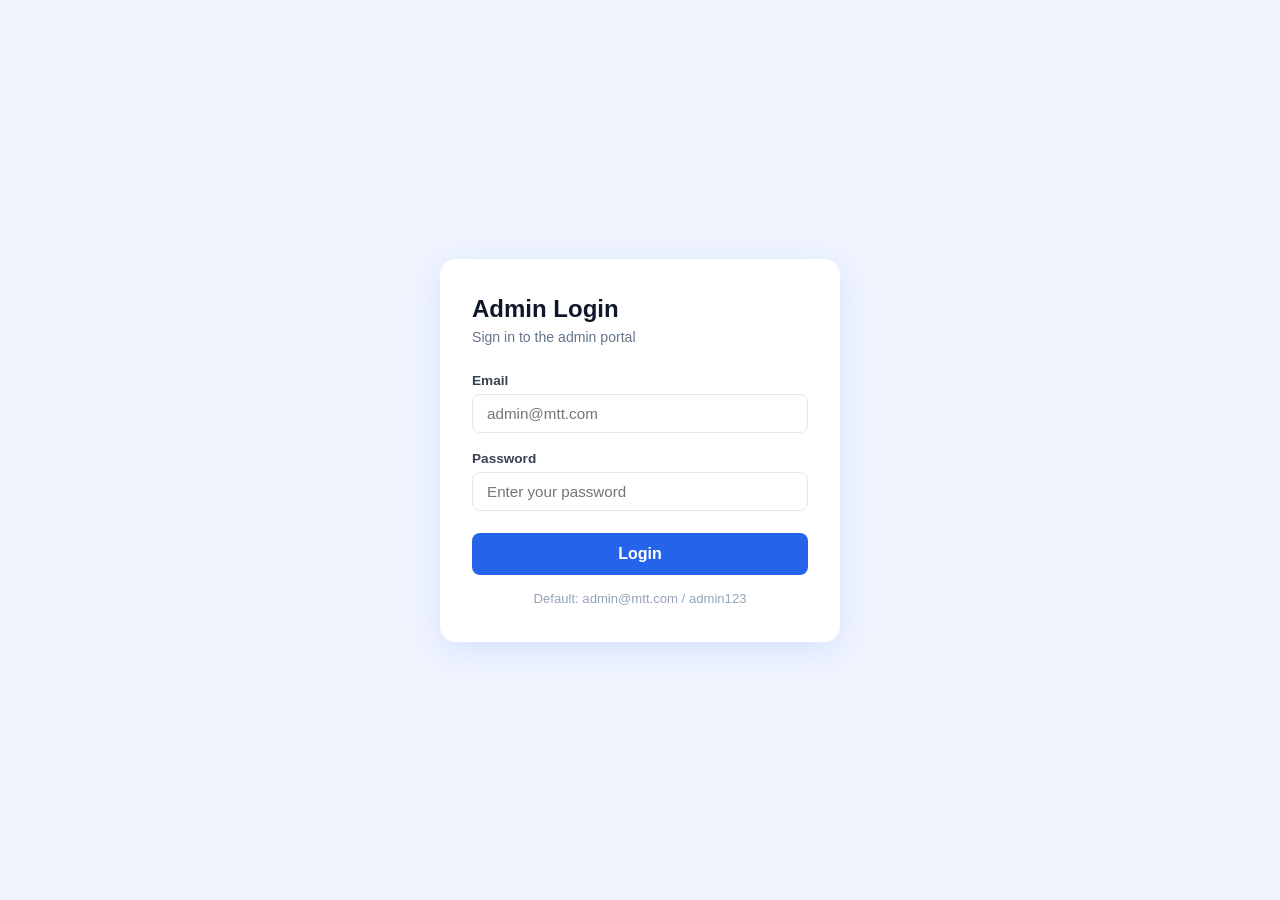
<file: pages/admin/history.html>
﻿<!DOCTYPE html>
<html lang="en">
<head>
  <meta charset="UTF-8">
  <meta name="viewport" content="width=device-width, initial-scale=1.0">
  <title>History</title>
  <link rel="stylesheet" href="../../assets/css/style.css">
  <link rel="stylesheet" href="../../assets/css/components/sidebar.css">
  <link rel="stylesheet" href="../../assets/css/components/navbar.css">
  <link rel="stylesheet" href="../../assets/css/components/cards.css">
  <link rel="stylesheet" href="../../assets/css/components/tables.css">
  <link rel="stylesheet" href="../../assets/css/components/forms.css">
  <link rel="stylesheet" href="../../assets/css/components/buttons.css">
  <link rel="stylesheet" href="../../assets/css/responsive.css">

  <style>
    /* ── Filter bar ─────────────────────────────────────────── */
    .filter-bar {
      display: flex; gap: 12px; flex-wrap: wrap;
      align-items: center; margin-bottom: 20px;
    }
    .filter-bar select, .filter-bar input {
      padding: 8px 12px; border: 1.5px solid #e2e8f0;
      border-radius: 8px; font-size: .88rem; outline: none;
      transition: border-color .2s;
    }
    .filter-bar select:focus, .filter-bar input:focus { border-color: #2563EB; }
    .filter-bar .btn-sm {
      padding: 8px 18px; background: #2563EB; color: #fff;
      border: none; border-radius: 8px; font-size: .88rem;
      font-weight: 600; cursor: pointer; transition: background .2s;
    }
    .filter-bar .btn-sm:hover { background: #1d4ed8; }
    .filter-bar .btn-reset {
      padding: 8px 14px; background: #f1f5f9; color: #475569;
      border: none; border-radius: 8px; font-size: .88rem;
      font-weight: 600; cursor: pointer;
    }

    /* ── Table ──────────────────────────────────────────────── */
    .tickets-table { width: 100%; border-collapse: collapse; }
    .tickets-table th {
      background: #f8fafc; padding: 10px 14px;
      text-align: left; font-size: .78rem; font-weight: 700;
      text-transform: uppercase; color: #64748b;
      border-bottom: 2px solid #e2e8f0;
    }
    .tickets-table td {
      padding: 11px 14px; border-bottom: 1px solid #f1f5f9;
      font-size: .9rem; vertical-align: middle;
    }
    .tickets-table tr.clickable { cursor: pointer; transition: background .12s; }
    .tickets-table tr.clickable:hover td { background: #f0f7ff; }

    /* ── Badges ─────────────────────────────────────────────── */
    .badge {
      display: inline-block; padding: 3px 10px;
      border-radius: 50px; font-size: .75rem; font-weight: 700;
    }
    .b-pending  { background: #fff7ed; color: #d97706; }
    .b-approved { background: #f0fdf4; color: #16a34a; }
    .b-rejected { background: #fef2f2; color: #dc2626; }
    .b-lang     { background: #eff6ff; color: #2563EB; }
    .b-critical { background: #faf5ff; color: #7c3aed; }
    .b-high     { background: #fef2f2; color: #dc2626; }
    .b-medium   { background: #fff7ed; color: #d97706; }
    .b-low      { background: #f0fdf4; color: #16a34a; }

    /* ── Pagination ─────────────────────────────────────────── */
    .pagination {
      display: flex; gap: 6px; justify-content: center;
      align-items: center; margin-top: 20px; flex-wrap: wrap;
    }
    .page-btn {
      padding: 6px 13px; border: 1.5px solid #e2e8f0;
      border-radius: 6px; background: #fff; cursor: pointer;
      font-size: .85rem; transition: .15s;
    }
    .page-btn:hover  { border-color: #2563EB; color: #2563EB; }
    .page-btn.active { background: #2563EB; color: #fff; border-color: #2563EB; }
    .page-btn:disabled { opacity: .4; cursor: not-allowed; }

    /* ── Detail drawer ──────────────────────────────────────── */
    .drawer-overlay {
      display: none; position: fixed; inset: 0;
      background: rgba(0,0,0,.4); z-index: 1000;
    }
    .drawer-overlay.open { display: block; }
    .drawer {
      position: fixed; top: 0; right: -520px; width: 500px;
      max-width: 95vw; height: 100vh; background: #fff;
      box-shadow: -4px 0 30px rgba(0,0,0,.15);
      transition: right .3s ease; z-index: 1001;
      overflow-y: auto; padding: 28px 24px;
    }
    .drawer.open { right: 0; }
    .drawer-header {
      display: flex; justify-content: space-between;
      align-items: center; margin-bottom: 20px;
    }
    .drawer-header h3 { font-size: 1.1rem; margin: 0; }
    .close-btn {
      background: none; border: none; font-size: 1.4rem;
      cursor: pointer; color: #64748b; line-height: 1;
    }
    .close-btn:hover { color: #0f172a; }
    .dl { margin-bottom: 14px; }
    .dl .lbl {
      font-size: .72rem; font-weight: 700; text-transform: uppercase;
      color: #94a3b8; display: block; margin-bottom: 4px;
    }
    .dl .val {
      font-size: .9rem; color: #0f172a; line-height: 1.6;
    }
    .text-box {
      background: #f8fafc; border: 1px solid #e2e8f0;
      border-radius: 8px; padding: 10px 13px;
      font-size: .88rem; line-height: 1.6; white-space: pre-wrap;
    }
    .text-box.response {
      background: #eff6ff; border-color: #bfdbfe;
      color: #1e40af; font-style: italic;
    }
    .drawer-actions {
      display: flex; gap: 10px; margin-top: 20px; flex-wrap: wrap;
    }
    .btn-approve {
      flex: 1; padding: 10px; background: #22c55e; color: #fff;
      border: none; border-radius: 8px; font-weight: 700;
      cursor: pointer; font-size: .92rem; transition: .2s;
    }
    .btn-approve:hover { background: #16a34a; }
    .btn-reject {
      flex: 1; padding: 10px; background: #ef4444; color: #fff;
      border: none; border-radius: 8px; font-weight: 700;
      cursor: pointer; font-size: .92rem; transition: .2s;
    }
    .btn-reject:hover { background: #dc2626; }

    /* ── Empty / loading states ─────────────────────────────── */
    .state-row td {
      text-align: center; padding: 40px;
      color: #94a3b8; font-style: italic;
    }

    /* ── Count badge ────────────────────────────────────────── */
    .count-badge {
      background: #eff6ff; color: #2563EB;
      padding: 2px 10px; border-radius: 50px;
      font-size: .8rem; font-weight: 700; margin-left: 8px;
    }
  </style>
</head>

<body>
<script src="../../assets/js/app.js"></script>

<div class="app-layout">

  <!-- Sidebar -->
  <aside class="sidebar">
    <div class="logo-area">
      <div class="logo-icon">🌐</div>
      <div class="logo-text"><h3>MTT</h3><p>Ticket Translator</p></div>
    </div>
    <ul class="menu">
      <li class="menu-item"><a href="dashboard.html">📊 Dashboard</a></li>
      <li class="menu-item"><a href="translation-center.html">🌍 Translation Center</a></li>
      <li class="menu-item active"><a href="history.html">🕒 History</a></li>
      <li class="menu-item"><a href="batch.html">📂 Batch Processing</a></li>
    </ul>
  </aside>

  <main class="main-content">

    <header class="top-navbar">
      <button class="hamburger">☰</button>
      <div class="app-title">🕒 Ticket History</div>
    </header>

    <section class="content-wrapper">

      <div class="card">

        <div class="card-title" style="display:flex; align-items:center;">
          All Tickets
          <span class="count-badge" id="total-count">0</span>
        </div>

        <!-- Filter bar -->
        <div class="filter-bar">
          <select id="f-status" onchange="applyFilters()">
            <option value="">All Statuses</option>
            <option value="pending">Pending</option>
            <option value="approved">Approved</option>
            <option value="rejected">Rejected</option>
          </select>

          <select id="f-language" onchange="applyFilters()">
            <option value="">All Languages</option>
            <option value="ta">Tamil</option>
            <option value="hi">Hindi</option>
            <option value="ml">Malayalam</option>
            <option value="te">Telugu</option>
            <option value="kn">Kannada</option>
            <option value="bn">Bengali</option>
            <option value="fr">French</option>
            <option value="de">German</option>
            <option value="es">Spanish</option>
            <option value="ar">Arabic</option>
            <option value="ja">Japanese</option>
            <option value="ko">Korean</option>
            <option value="ru">Russian</option>
            <option value="zh-cn">Chinese</option>
            <option value="en">English</option>
          </select>

          <button class="btn-reset" onclick="resetFilters()">✕ Clear</button>
        </div>

        <!-- Table -->
        <div class="table-container">
          <table class="tickets-table">
            <thead>
              <tr>
                <th>#</th>
                <th>Subject</th>
                <th>Language</th>
                <th>Category</th>
                <th>Priority</th>
                <th>Sentiment</th>
                <th>Status</th>
                <th>Date</th>
              </tr>
            </thead>
            <tbody id="tickets-tbody">
              <tr class="state-row"><td colspan="8">Loading tickets…</td></tr>
            </tbody>
          </table>
        </div>

        <!-- Pagination -->
        <div class="pagination" id="pagination"></div>

      </div>

    </section>
  </main>
</div>

<!-- ── Detail Drawer ─────────────────────────────────────────────────────── -->
<div class="drawer-overlay" id="drawer-overlay" onclick="closeDrawer()"></div>

<div class="drawer" id="detail-drawer">
  <div class="drawer-header">
    <h3 id="d-title">Ticket #—</h3>
    <button class="close-btn" onclick="closeDrawer()">✕</button>
  </div>

  <!-- Badges row -->
  <div style="display:flex; gap:8px; flex-wrap:wrap; margin-bottom:18px;">
    <span class="badge b-lang"    id="d-lang">—</span>
    <span class="badge"           id="d-priority">—</span>
    <span class="badge"           id="d-sentiment">—</span>
    <span class="badge"           id="d-status">—</span>
  </div>

  <div class="dl">
    <span class="lbl">Category</span>
    <span class="val" id="d-category">—</span>
  </div>

  <div class="dl">
    <span class="lbl">📝 Original Message</span>
    <div class="text-box" id="d-original">—</div>
  </div>

  <div class="dl">
    <span class="lbl">🔄 English Translation</span>
    <div class="text-box" id="d-translated">—</div>
  </div>

  <div class="dl">
    <span class="lbl">📋 Summary</span>
    <div class="text-box" id="d-summary">—</div>
  </div>

  <div class="dl">
    <span class="lbl">💬 Suggested Response</span>
    <div class="text-box response" id="d-suggested">—</div>
  </div>

  <div class="dl">
    <span class="lbl">Submitted</span>
    <span class="val" id="d-date">—</span>
  </div>

  <!-- Approve / Reject — only shown for pending tickets -->
  <div class="drawer-actions" id="drawer-actions" style="display:none;">
    <button class="btn-approve" id="d-approve-btn" onclick="drawerAction('approve')">✅ Approve</button>
    <button class="btn-reject"  id="d-reject-btn"  onclick="drawerAction('reject')">❌ Reject</button>
  </div>
</div>

<script src="../../assets/js/sidebar.js"></script>

<script>
  'use strict';

  let currentPage  = 1;
  let totalPages   = 1;
  let activeTicket = null;

  // ── Boot ──────────────────────────────────────────────────────────────────
  document.addEventListener('DOMContentLoaded', () => {
    if (!getToken()) { window.location.href = 'login.html'; return; }
    fetchTickets();
  });

  // ── Fetch tickets ─────────────────────────────────────────────────────────
  async function fetchTickets(page = 1) {
    currentPage = page;

    const status   = document.getElementById('f-status').value;
    const language = document.getElementById('f-language').value;

    const params = new URLSearchParams({ page, limit: 15 });
    if (status)   params.set('status',   status);
    if (language) params.set('language', language);

    const tbody = document.getElementById('tickets-tbody');
    tbody.innerHTML = '<tr class="state-row"><td colspan="8">Loading…</td></tr>';

    try {
      const data = await apiCall(`/tickets/history?${params}`);

      document.getElementById('total-count').textContent = data.total;
      totalPages = data.pages || 1;

      renderTable(data.tickets);
      renderPagination(data.page, data.pages);

    } catch (err) {
      tbody.innerHTML = `<tr class="state-row"><td colspan="8">⚠ ${err.message}</td></tr>`;
    }
  }

  // ── Render table rows ─────────────────────────────────────────────────────
  function renderTable(tickets) {
    const tbody = document.getElementById('tickets-tbody');

    if (!tickets.length) {
      tbody.innerHTML = '<tr class="state-row"><td colspan="8">No tickets found.</td></tr>';
      return;
    }

    tbody.innerHTML = tickets.map(t => `
      <tr class="clickable" onclick="openDrawer(${JSON.stringify(t).replace(/"/g,'&quot;')})">
        <td style="color:#94a3b8; font-size:.82rem;">#${t.id}</td>
        <td style="max-width:200px; overflow:hidden; text-overflow:ellipsis; white-space:nowrap;">
          ${escHtml(t.subject || '—')}
        </td>
        <td><span class="badge b-lang">${(t.source_language || '—').toUpperCase()}</span></td>
        <td style="font-size:.85rem;">${escHtml(t.category || '—')}</td>
        <td><span class="badge ${priorityClass(t.priority)}">${t.priority || '—'}</span></td>
        <td style="font-size:.85rem;">${escHtml(t.sentiment || '—')}</td>
        <td><span class="badge ${statusClass(t.status)}">${capitalise(t.status || '—')}</span></td>
        <td style="font-size:.8rem; color:#64748b;">${formatDate(t.created_at)}</td>
      </tr>
    `).join('');
  }

  // ── Pagination ────────────────────────────────────────────────────────────
  function renderPagination(page, pages) {
    const el = document.getElementById('pagination');
    if (pages <= 1) { el.innerHTML = ''; return; }

    let html = `<button class="page-btn" ${page===1?'disabled':''} onclick="fetchTickets(${page-1})">‹ Prev</button>`;

    for (let i = 1; i <= pages; i++) {
      if (pages > 7 && Math.abs(i - page) > 2 && i !== 1 && i !== pages) {
        if (i === 2 || i === pages - 1) html += `<span style="padding:0 4px;color:#94a3b8;">…</span>`;
        continue;
      }
      html += `<button class="page-btn ${i===page?'active':''}" onclick="fetchTickets(${i})">${i}</button>`;
    }

    html += `<button class="page-btn" ${page===pages?'disabled':''} onclick="fetchTickets(${page+1})">Next ›</button>`;
    el.innerHTML = html;
  }

  // ── Filters ───────────────────────────────────────────────────────────────
  function applyFilters() { fetchTickets(1); }
  function resetFilters() {
    document.getElementById('f-status').value   = '';
    document.getElementById('f-language').value = '';
    fetchTickets(1);
  }

  // ── Detail drawer ─────────────────────────────────────────────────────────
  function openDrawer(ticket) {
    // ticket may be a string (from onclick attr) or object
    const t = typeof ticket === 'string' ? JSON.parse(ticket) : ticket;
    activeTicket = t;

    document.getElementById('d-title').textContent    = `Ticket #${t.id} — ${escHtml(t.subject || '')}`;
    document.getElementById('d-lang').textContent     = (t.source_language || '—').toUpperCase();
    document.getElementById('d-category').textContent = t.category  || '—';
    document.getElementById('d-original').textContent  = t.original_message   || '—';
    document.getElementById('d-translated').textContent = t.translated_message || '—';
    document.getElementById('d-summary').textContent  = t.summary   || '—';
    document.getElementById('d-suggested').textContent = t.suggested_response || '—';
    document.getElementById('d-date').textContent     = formatDate(t.created_at);

    // Priority badge
    const priEl = document.getElementById('d-priority');
    priEl.textContent = t.priority || '—';
    priEl.className   = `badge ${priorityClass(t.priority)}`;

    // Sentiment badge
    const senEl = document.getElementById('d-sentiment');
    senEl.textContent = t.sentiment || '—';
    senEl.className   = 'badge b-lang';

    // Status badge
    const stEl = document.getElementById('d-status');
    stEl.textContent = capitalise(t.status || '—');
    stEl.className   = `badge ${statusClass(t.status)}`;

    // Show approve/reject only for pending tickets
    document.getElementById('drawer-actions').style.display =
      t.status === 'pending' ? 'flex' : 'none';

    // Open
    document.getElementById('detail-drawer').classList.add('open');
    document.getElementById('drawer-overlay').classList.add('open');
  }

  function closeDrawer() {
    document.getElementById('detail-drawer').classList.remove('open');
    document.getElementById('drawer-overlay').classList.remove('open');
    activeTicket = null;
  }

  // ── Approve / Reject from drawer ──────────────────────────────────────────
  async function drawerAction(action) {
    if (!activeTicket) return;
    const id = activeTicket.id;
    const approveBtn = document.getElementById('d-approve-btn');
    const rejectBtn  = document.getElementById('d-reject-btn');
    approveBtn.disabled = true; rejectBtn.disabled = true;

    try {
      await apiCall(`/tickets/${id}/${action}`, { method: 'POST' });
      showAlert(`Ticket #${id} ${action}d!`, action === 'approve' ? 'success' : 'error');
      closeDrawer();
      fetchTickets(currentPage);   // refresh table
    } catch (err) {
      showAlert(err.message, 'error');
      approveBtn.disabled = false; rejectBtn.disabled = false;
    }
  }

  // ── Helpers ───────────────────────────────────────────────────────────────
  function escHtml(str) {
    return String(str)
      .replace(/&/g,'&amp;').replace(/</g,'&lt;')
      .replace(/>/g,'&gt;').replace(/"/g,'&quot;');
  }

  function capitalise(s) { return s.charAt(0).toUpperCase() + s.slice(1); }

  function formatDate(iso) {
    if (!iso) return '—';
    return new Date(iso).toLocaleDateString('en-GB', {
      day: '2-digit', month: 'short', year: 'numeric',
      hour: '2-digit', minute: '2-digit'
    });
  }

  function statusClass(s) {
    return { pending: 'b-pending', approved: 'b-approved', rejected: 'b-rejected' }[s] || 'b-pending';
  }

  function priorityClass(p) {
    return { Critical: 'b-critical', High: 'b-high', Medium: 'b-medium', Low: 'b-low' }[p] || 'b-medium';
  }
</script>

</body>
</html>
</file>
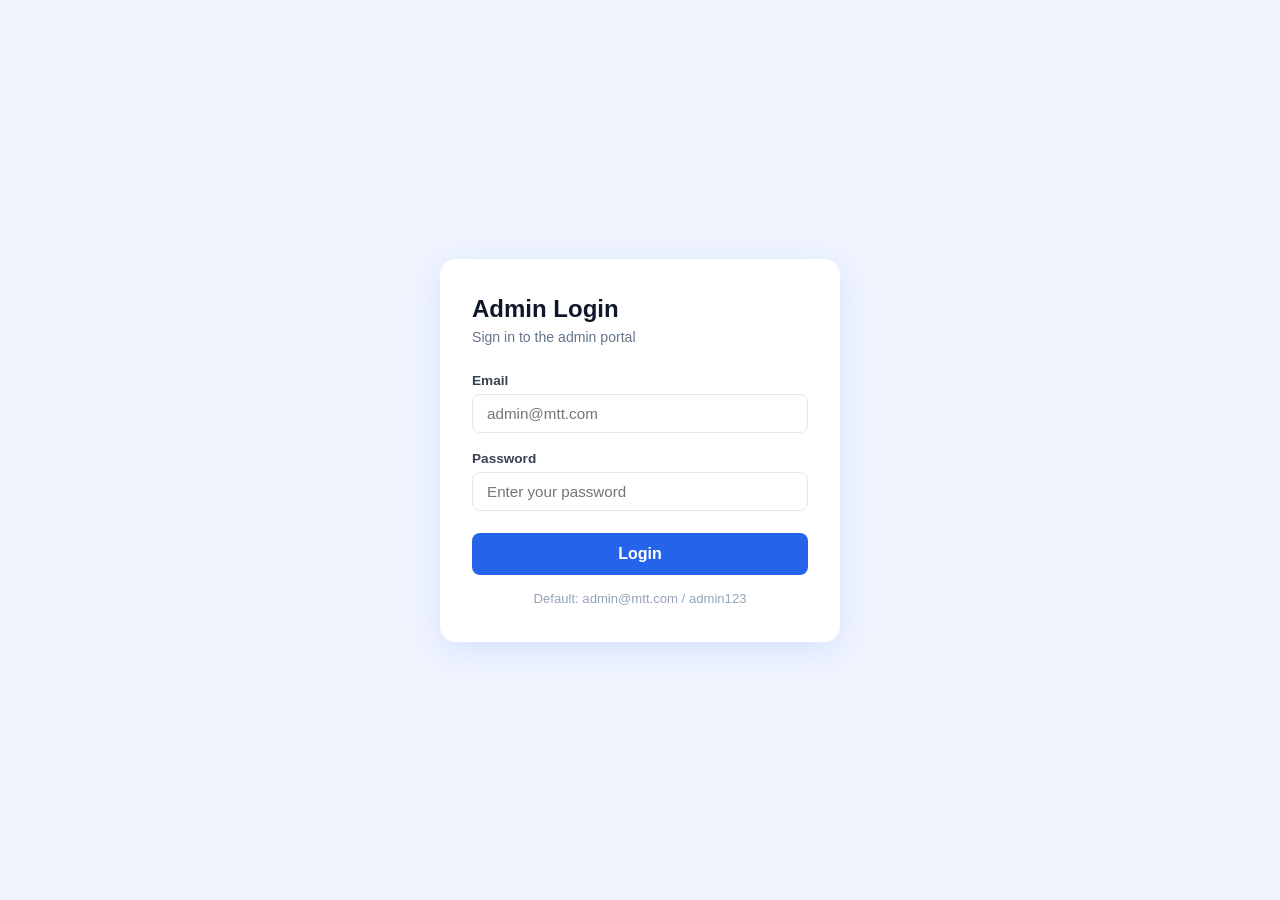
<file: pages/admin/login.html>
<!DOCTYPE html>
<html lang="en">
<head>
  <meta charset="UTF-8">
  <meta name="viewport" content="width=device-width, initial-scale=1.0">
  <title>Admin Login</title>
  <link rel="stylesheet" href="../../assets/css/style.css">
  <link rel="stylesheet" href="../../assets/css/components/forms.css">
  <link rel="stylesheet" href="../../assets/css/components/buttons.css">
  <style>
    body {
      display: flex;
      justify-content: center;
      align-items: center;
      min-height: 100vh;
      background: #F0F4FF;
    }
    .login-card {
      background: #fff;
      width: 400px;
      border-radius: 16px;
      padding: 36px 32px;
      box-shadow: 0 8px 32px rgba(37,99,235,0.12);
    }
    .login-card h2 {
      margin-bottom: 6px;
      font-size: 1.5rem;
      color: #0f172a;
    }
    .login-card .subtitle {
      font-size: .88rem;
      color: #64748b;
      margin-bottom: 28px;
    }
    .form-group { margin-bottom: 18px; }
    .form-label {
      display: block;
      font-size: .85rem;
      font-weight: 600;
      color: #374151;
      margin-bottom: 6px;
    }
    .form-control {
      width: 100%;
      padding: 10px 14px;
      border: 1.5px solid #e2e8f0;
      border-radius: 8px;
      font-size: .95rem;
      outline: none;
      transition: border-color .2s, box-shadow .2s;
      box-sizing: border-box;
    }
    .form-control:focus {
      border-color: #2563EB;
      box-shadow: 0 0 0 3px rgba(37,99,235,.15);
    }
    .btn-submit {
      width: 100%;
      padding: 12px;
      background: #2563EB;
      color: #fff;
      border: none;
      border-radius: 8px;
      font-size: 1rem;
      font-weight: 700;
      cursor: pointer;
      margin-top: 4px;
      transition: background .2s;
    }
    .btn-submit:hover    { background: #1d4ed8; }
    .btn-submit:disabled { background: #93c5fd; cursor: not-allowed; }
    .msg {
      padding: 10px 14px;
      border-radius: 8px;
      font-size: .88rem;
      font-weight: 600;
      margin-top: 14px;
      display: none;
    }
    .msg.error   { background:#fef2f2; color:#dc2626; border:1px solid #fecaca; display:block; }
    .msg.warning { background:#fffbeb; color:#d97706; border:1px solid #fde68a; display:block; }
    .msg.success { background:#f0fdf4; color:#16a34a; border:1px solid #bbf7d0; display:block; }
    .hint {
      text-align: center;
      font-size: .82rem;
      color: #94a3b8;
      margin-top: 16px;
    }
  </style>
</head>
<body>
<script src="../../assets/js/app.js"></script>

<div class="login-card">
  <h2>Admin Login</h2>
  <p class="subtitle">Sign in to the admin portal</p>

  <!-- Server warm-up notice -->
  <div class="msg warning" id="warmup-msg" style="display:none;">
    ⏳ Backend is starting up, please wait…
  </div>

  <div class="form-group">
    <label class="form-label">Email</label>
    <input type="email" class="form-control" id="admin-email"
           placeholder="admin@mtt.com" autocomplete="email">
  </div>

  <div class="form-group">
    <label class="form-label">Password</label>
    <input type="password" class="form-control" id="admin-password"
           placeholder="Enter your password" autocomplete="current-password">
  </div>

  <button class="btn-submit" id="login-btn" onclick="handleAdminLogin()">Login</button>
  <div class="msg" id="login-msg"></div>
  <p class="hint">Default: admin@mtt.com / admin123</p>
</div>

<script>
  // ── Warm up the Render backend on page load ────────────────────────────────
  (async () => {
    try {
      const warmup = document.getElementById('warmup-msg');
      // Quick health check — if it takes > 3s the backend was sleeping
      const start = Date.now();
      const res   = await fetch(`${API_BASE.replace('/api', '')}/api/health`, { method: 'GET' });
      const took  = Date.now() - start;
      if (took > 3000) {
        // Was sleeping — show brief notice then hide
        warmup.style.display = 'block';
        setTimeout(() => { warmup.style.display = 'none'; }, 3000);
      }
    } catch (_) {
      // Backend unreachable — user will see warning when they try to log in
    }
  })();

  // Allow Enter key
  document.addEventListener('keydown', e => {
    if (e.key === 'Enter') handleAdminLogin();
  });

  function showMsg(text, type) {
    const el = document.getElementById('login-msg');
    el.textContent = text;
    el.className = `msg ${type}`;
  }

  async function handleAdminLogin() {
    const email    = document.getElementById('admin-email').value.trim();
    const password = document.getElementById('admin-password').value;
    const btn      = document.getElementById('login-btn');

    document.getElementById('login-msg').className = 'msg';

    if (!email || !password) {
      showMsg('Please enter your email and password.', 'error');
      return;
    }

    btn.textContent = 'Logging in…';
    btn.disabled    = true;

    try {
      const data = await apiCall('/auth/login', {
        method: 'POST',
        body:   JSON.stringify({ email, password }),
      });

      // Block non-admin credentials
      if (data.user.role !== 'admin') {
        clearAuth();
        showMsg('Access denied. Admin credentials required.', 'error');
        btn.textContent = 'Login';
        btn.disabled    = false;
        return;
      }

      saveAuth(data.token, data.user);
      showMsg('Login successful! Redirecting…', 'success');

      setTimeout(() => {
        window.location.href = '../../pages/admin/dashboard.html';
      }, 800);

    } catch (err) {
      btn.textContent = 'Login';
      btn.disabled    = false;

      // Distinguish network errors from wrong credentials
      if (!err.status) {
        // No HTTP status — backend unreachable (Render sleeping or CORS issue)
        showMsg(
          '⚠ Cannot reach the server. The backend may be waking up — please wait 30 seconds and try again.',
          'warning'
        );
      } else if (err.status === 401) {
        showMsg('Incorrect email or password.', 'error');
      } else {
        showMsg(`Error (${err.status}): ${err.message}`, 'error');
      }
    }
  }
</script>
</body>
</html>
</file>
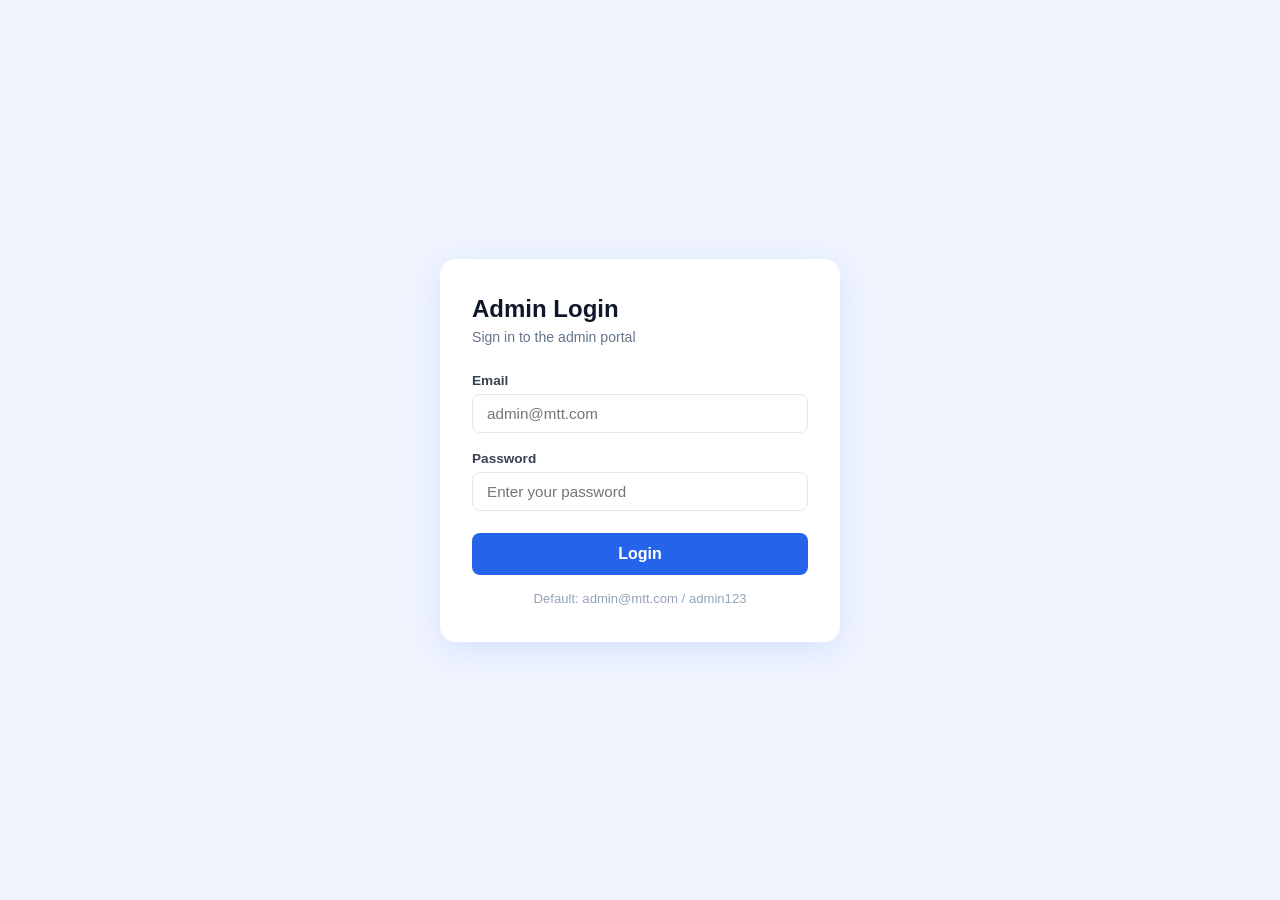
<file: pages/admin/translation-center.html>
﻿<!DOCTYPE html>
<html lang="en">
<head>
  <meta charset="UTF-8">
  <meta name="viewport" content="width=device-width, initial-scale=1.0">
  <title>Translation Center</title>
  <link rel="stylesheet" href="../../assets/css/style.css">
  <link rel="stylesheet" href="../../assets/css/components/sidebar.css">
  <link rel="stylesheet" href="../../assets/css/components/navbar.css">
  <link rel="stylesheet" href="../../assets/css/components/forms.css">
  <link rel="stylesheet" href="../../assets/css/components/buttons.css">
  <link rel="stylesheet" href="../../assets/css/components/cards.css">
  <link rel="stylesheet" href="../../assets/css/responsive.css">

  <style>
    /* ── Layout ───────────────────────────────────────────── */
    .tc-grid {
      display: grid;
      grid-template-columns: 1fr 1fr;
      gap: 20px;
      margin-bottom: 20px;
    }
    @media(max-width:860px){ .tc-grid { grid-template-columns: 1fr; } }

    /* ── Ticket panel ──────────────────────────────────────── */
    .tc-panel {
      background: #fff;
      border-radius: 12px;
      border: 1px solid #e2e8f0;
      box-shadow: 0 2px 10px rgba(0,0,0,.06);
      overflow: hidden;
    }
    .tc-panel-header {
      display: flex;
      justify-content: space-between;
      align-items: center;
      padding: 14px 18px;
      background: #f8fafc;
      border-bottom: 1px solid #e2e8f0;
    }
    .tc-panel-header h3 { font-size: 1rem; font-weight: 700; margin: 0; }
    .lang-badge {
      background: #eff6ff; color: #2563EB;
      padding: 3px 12px; border-radius: 50px;
      font-size: .8rem; font-weight: 700;
    }
    .tc-panel-body { padding: 16px 18px; }
    .tc-textarea {
      width: 100%; min-height: 140px; padding: 12px;
      border: 1.5px solid #e2e8f0; border-radius: 8px;
      font-size: .93rem; line-height: 1.6; resize: vertical;
      font-family: inherit; color: #0f172a; background: #f8fafc;
    }
    .tc-textarea:focus { outline: none; border-color: #2563EB; background: #fff; }

    /* ── AI badges row ─────────────────────────────────────── */
    .ai-badges {
      display: flex; flex-wrap: wrap; gap: 10px; margin-bottom: 20px;
    }
    .ai-badge-item { text-align: center; }
    .ai-badge-item .lbl {
      font-size: .72rem; font-weight: 700; text-transform: uppercase;
      color: #94a3b8; display: block; margin-bottom: 4px;
    }
    .badge {
      display: inline-block; padding: 4px 14px;
      border-radius: 50px; font-size: .82rem; font-weight: 700;
    }
    .badge-blue   { background: #eff6ff; color: #2563EB; }
    .badge-green  { background: #f0fdf4; color: #16a34a; }
    .badge-orange { background: #fff7ed; color: #d97706; }
    .badge-red    { background: #fef2f2; color: #dc2626; }
    .badge-purple { background: #faf5ff; color: #7c3aed; }
    .badge-gray   { background: #f1f5f9; color: #475569; }

    /* ── Summary & Response boxes ─────────────────────────── */
    .info-box {
      background: #f8fafc; border: 1px solid #e2e8f0;
      border-radius: 8px; padding: 12px 14px;
      font-size: .9rem; line-height: 1.6; margin-bottom: 14px;
      color: #0f172a;
    }
    .info-box.response { background: #eff6ff; border-color: #bfdbfe; font-style: italic; }
    .field-label {
      font-size: .75rem; font-weight: 700; text-transform: uppercase;
      color: #94a3b8; display: block; margin-bottom: 5px;
    }

    /* ── Confidence bar ────────────────────────────────────── */
    .conf-bar-wrap { margin-bottom: 16px; }
    .conf-bar-bg {
      height: 6px; background: #e2e8f0; border-radius: 6px; margin-top: 6px;
    }
    .conf-bar-fill {
      height: 100%; border-radius: 6px;
      background: linear-gradient(90deg,#2563EB,#22c55e);
      transition: width .5s;
    }

    /* ── Reply section ─────────────────────────────────────── */
    .reply-section {
      background: #fff; border-radius: 12px;
      border: 1px solid #e2e8f0; padding: 20px;
      box-shadow: 0 2px 10px rgba(0,0,0,.06);
      margin-bottom: 20px;
    }
    .reply-section h3 { margin-bottom: 14px; font-size: 1rem; }
    .reply-textarea {
      width: 100%; min-height: 110px; padding: 12px;
      border: 1.5px solid #e2e8f0; border-radius: 8px;
      font-size: .93rem; line-height: 1.6; resize: vertical;
      font-family: inherit; transition: border-color .2s;
    }
    .reply-textarea:focus { outline: none; border-color: #2563EB; }

    /* ── Action buttons ────────────────────────────────────── */
    .action-bar {
      display: flex; gap: 12px; flex-wrap: wrap; margin-top: 16px;
    }
    .btn-approve {
      padding: 10px 24px; background: #22c55e; color: #fff;
      border: none; border-radius: 8px; font-weight: 700;
      cursor: pointer; font-size: .95rem; transition: .2s;
    }
    .btn-approve:hover { background: #16a34a; }
    .btn-reject {
      padding: 10px 24px; background: #ef4444; color: #fff;
      border: none; border-radius: 8px; font-weight: 700;
      cursor: pointer; font-size: .95rem; transition: .2s;
    }
    .btn-reject:hover { background: #dc2626; }
    .btn-send-reply {
      padding: 10px 24px; background: #2563EB; color: #fff;
      border: none; border-radius: 8px; font-weight: 700;
      cursor: pointer; font-size: .95rem; transition: .2s;
    }
    .btn-send-reply:hover { background: #1d4ed8; }
    .btn-next {
      padding: 10px 20px; background: #f1f5f9;
      border: none; border-radius: 8px; font-weight: 600;
      cursor: pointer; font-size: .95rem; transition: .2s;
      margin-left: auto;
    }
    .btn-next:hover { background: #e2e8f0; }

    /* ── Translated reply result ────────────────────────────── */
    .reply-result {
      margin-top: 16px; padding: 14px; border-radius: 10px;
      background: #f0fdf4; border: 1px solid #bbf7d0;
      display: none;
    }
    .reply-result.show { display: block; }

    /* ── Empty state ───────────────────────────────────────── */
    .empty-state {
      text-align: center; padding: 60px 20px; color: #94a3b8;
    }
    .empty-state .icon { font-size: 3rem; margin-bottom: 12px; }

    /* ── Ticket counter ────────────────────────────────────── */
    .ticket-counter {
      display: flex; align-items: center; gap: 14px;
      margin-bottom: 20px; padding: 12px 16px;
      background: #fff; border-radius: 10px;
      border: 1px solid #e2e8f0;
    }
    .counter-badge {
      background: #2563EB; color: #fff;
      padding: 4px 14px; border-radius: 50px;
      font-size: .85rem; font-weight: 700;
    }
  </style>
</head>

<body>
<script src="../../assets/js/app.js"></script>

<div class="app-layout">

  <!-- Sidebar -->
  <aside class="sidebar">
    <div class="logo-area">
      <div class="logo-icon">🌐</div>
      <div class="logo-text"><h3>MTT</h3><p>Ticket Translator</p></div>
    </div>
    <ul class="menu">
      <li class="menu-item"><a href="dashboard.html">📊 Dashboard</a></li>
      <li class="menu-item active"><a href="translation-center.html">🌍 Translation Center</a></li>
      <li class="menu-item"><a href="history.html">🕒 History</a></li>
      <li class="menu-item"><a href="batch.html">📂 Batch Processing</a></li>
    </ul>
  </aside>

  <main class="main-content">

    <header class="top-navbar">
      <button class="hamburger">☰</button>
      <div class="app-title">🌍 Translation Center</div>
    </header>

    <section class="content-wrapper">

      <!-- Ticket counter -->
      <div class="ticket-counter" id="ticket-counter" style="display:none;">
        <span>Reviewing Ticket</span>
        <span class="counter-badge" id="ticket-id-badge">#—</span>
        <span id="pending-count" style="color:#64748b; font-size:.88rem;"></span>
      </div>

      <!-- Loading state -->
      <div id="loading-state" style="text-align:center; padding:60px; color:#64748b;">
        <div style="font-size:2rem;">⏳</div>
        <p style="margin-top:10px;">Loading pending tickets…</p>
      </div>

      <!-- Empty state -->
      <div class="empty-state" id="empty-state" style="display:none;">
        <div class="icon">✅</div>
        <h3>All caught up!</h3>
        <p>No pending tickets to review.</p>
      </div>

      <!-- Main content (hidden until ticket loads) -->
      <div id="main-content" style="display:none;">

        <!-- Top: Original + Translation panels -->
        <div class="tc-grid">

          <!-- Original ticket panel -->
          <div class="tc-panel">
            <div class="tc-panel-header">
              <h3>📝 Original Ticket</h3>
              <span class="lang-badge" id="orig-lang-badge">—</span>
            </div>
            <div class="tc-panel-body">
              <span class="field-label">Subject</span>
              <div class="info-box" id="orig-subject" style="margin-bottom:12px;">—</div>
              <span class="field-label">Message (Customer's Language)</span>
              <textarea class="tc-textarea" id="orig-message" readonly></textarea>
            </div>
          </div>

          <!-- English translation panel -->
          <div class="tc-panel">
            <div class="tc-panel-header">
              <h3>🔄 English Translation</h3>
              <span class="lang-badge" style="background:#f0fdf4; color:#16a34a;">English</span>
            </div>
            <div class="tc-panel-body">
              <span class="field-label">Translated Message</span>
              <textarea class="tc-textarea" id="trans-message" readonly></textarea>

              <!-- Confidence bar -->
              <div class="conf-bar-wrap" style="margin-top:12px;">
                <span class="field-label">AI Confidence</span>
                <div style="display:flex; align-items:center; gap:10px;">
                  <div class="conf-bar-bg" style="flex:1;">
                    <div class="conf-bar-fill" id="conf-fill" style="width:0%"></div>
                  </div>
                  <span id="conf-pct" style="font-weight:700; color:#2563EB; font-size:.9rem;">—</span>
                </div>
              </div>
            </div>
          </div>

        </div>

        <!-- AI Analysis row -->
        <div class="tc-panel" style="margin-bottom:20px;">
          <div class="tc-panel-header">
            <h3>🤖 AI Analysis</h3>
          </div>
          <div class="tc-panel-body">

            <!-- Badges -->
            <div class="ai-badges">
              <div class="ai-badge-item">
                <span class="lbl">Category</span>
                <span class="badge badge-blue" id="ai-category">—</span>
              </div>
              <div class="ai-badge-item">
                <span class="lbl">Priority</span>
                <span class="badge" id="ai-priority">—</span>
              </div>
              <div class="ai-badge-item">
                <span class="lbl">Sentiment</span>
                <span class="badge" id="ai-sentiment">—</span>
              </div>
              <div class="ai-badge-item">
                <span class="lbl">Status</span>
                <span class="badge badge-gray" id="ai-status">—</span>
              </div>
            </div>

            <!-- Summary -->
            <span class="field-label">📋 Summary</span>
            <div class="info-box" id="ai-summary">—</div>

            <!-- Suggested response -->
            <span class="field-label">💡 AI Suggested Response</span>
            <div class="info-box response" id="ai-suggested">—</div>

          </div>
        </div>

        <!-- Reply section -->
        <div class="reply-section">
          <h3>📨 Engineer Reply</h3>
          <p style="color:#64748b; font-size:.88rem; margin-bottom:14px;">
            Write your reply in English — it will be automatically translated
            back to <strong id="reply-lang-hint">the customer's language</strong>.
          </p>

          <span class="field-label">Your Reply (in English)</span>
          <textarea class="reply-textarea" id="engineer-reply"
            placeholder="Type your reply here in English..."></textarea>

          <!-- Translated reply result -->
          <div class="reply-result" id="reply-result">
            <span class="field-label">✅ English Reply</span>
            <div class="info-box" id="rr-english">—</div>
            <span class="field-label" style="margin-top:10px;">
              🌐 Translated Reply (Customer's Language)
            </span>
            <div class="info-box response" id="rr-translated">—</div>
          </div>

          <!-- Action buttons -->
          <div class="action-bar">
            <button class="btn-approve"    onclick="approveTicket()">✅ Approve</button>
            <button class="btn-reject"     onclick="rejectTicket()">❌ Reject</button>
            <button class="btn-send-reply" onclick="sendReply()">📤 Send Reply & Translate</button>
            <button class="btn-next"       onclick="loadNextTicket()">Next Ticket ›</button>
          </div>
        </div>

      </div><!-- /main-content -->

    </section>
  </main>
</div>

<script src="../../assets/js/sidebar.js"></script>

<script>
  let currentTicket = null;

  document.addEventListener('DOMContentLoaded', () => {
    if (!getToken()) { window.location.href = 'login.html'; return; }
    loadNextTicket();
  });

  // ── Load next pending ticket ──────────────────────────────────────────────
  async function loadNextTicket() {
    show('loading-state'); hide('main-content'); hide('empty-state');
    hide('ticket-counter');
    document.getElementById('reply-result').classList.remove('show');
    document.getElementById('engineer-reply').value = '';

    try {
      const data = await apiCall('/tickets/pending');
      const t    = data.ticket;

      if (!t) { hide('loading-state'); show('empty-state'); return; }

      currentTicket = t;
      renderTicket(t);
      hide('loading-state');
      show('main-content');
      show('ticket-counter');

    } catch (err) {
      hide('loading-state');
      showAlert('Failed to load ticket: ' + err.message, 'error');
    }
  }

  function renderTicket(t) {
    // Counter
    document.getElementById('ticket-id-badge').textContent = `#${t.id}`;
    document.getElementById('pending-count').textContent   = '';

    // Original panel
    document.getElementById('orig-lang-badge').textContent = (t.source_language || '—').toUpperCase();
    document.getElementById('orig-subject').textContent    = t.subject || '—';
    document.getElementById('orig-message').value          = t.original_message || '—';

    // Translation panel
    document.getElementById('trans-message').value = t.translated_message || '—';

    // Confidence
    const conf = t.confidence ?? 95;
    document.getElementById('conf-fill').style.width    = `${conf}%`;
    document.getElementById('conf-pct').textContent     = `${conf}%`;

    // AI Analysis badges
    document.getElementById('ai-category').textContent  = t.category  || '—';
    document.getElementById('ai-summary').textContent   = t.summary   || '—';
    document.getElementById('ai-suggested').textContent = t.suggested_response || '—';
    document.getElementById('ai-status').textContent    = capitalise(t.status || 'pending');

    // Priority badge colour
    const priEl = document.getElementById('ai-priority');
    priEl.textContent = t.priority || '—';
    priEl.className   = 'badge ' + priorityClass(t.priority);

    // Sentiment badge colour
    const senEl = document.getElementById('ai-sentiment');
    senEl.textContent = t.sentiment || '—';
    senEl.className   = 'badge ' + sentimentClass(t.sentiment);

    // Reply hint
    const langName = langDisplayName(t.source_language);
    document.getElementById('reply-lang-hint').textContent = langName;
  }

  // ── Approve ───────────────────────────────────────────────────────────────
  async function approveTicket() {
    if (!currentTicket) return;
    try {
      await apiCall(`/tickets/${currentTicket.id}/approve`, { method: 'POST' });
      showAlert(`Ticket #${currentTicket.id} approved ✅`, 'success');
      setTimeout(loadNextTicket, 700);
    } catch (err) { showAlert(err.message, 'error'); }
  }

  // ── Reject ────────────────────────────────────────────────────────────────
  async function rejectTicket() {
    if (!currentTicket) return;
    try {
      await apiCall(`/tickets/${currentTicket.id}/reject`, { method: 'POST' });
      showAlert(`Ticket #${currentTicket.id} rejected ❌`, 'error');
      setTimeout(loadNextTicket, 700);
    } catch (err) { showAlert(err.message, 'error'); }
  }

  // ── Send reply ────────────────────────────────────────────────────────────
  async function sendReply() {
    if (!currentTicket) return;
    const reply = document.getElementById('engineer-reply').value.trim();
    if (!reply) { showAlert('Please type a reply first.', 'error'); return; }

    const btn = document.querySelector('.btn-send-reply');
    btn.textContent = '⏳ Translating…'; btn.disabled = true;

    try {
      const data = await apiCall('/batch/reply', {
        method: 'POST',
        body:   JSON.stringify({ ticket_id: currentTicket.id, english_reply: reply }),
      });

      const r = data.data;
      document.getElementById('rr-english').textContent    = r.english_reply;
      document.getElementById('rr-translated').textContent = r.translated_reply;
      document.getElementById('reply-result').classList.add('show');

      showAlert(`Reply translated to ${r.language_name} and saved! ✅`, 'success');
      btn.textContent = '✅ Reply Sent';

    } catch (err) {
      showAlert(err.message, 'error');
      btn.textContent = '📤 Send Reply & Translate';
      btn.disabled = false;
    }
  }

  // ── Helpers ───────────────────────────────────────────────────────────────
  function show(id) { document.getElementById(id).style.display = 'block'; }
  function hide(id) { document.getElementById(id).style.display = 'none';  }
  function capitalise(s) { return s.charAt(0).toUpperCase() + s.slice(1); }

  function priorityClass(p) {
    return { Critical:'badge-purple', High:'badge-red',
             Medium:'badge-orange', Low:'badge-green' }[p] || 'badge-gray';
  }
  function sentimentClass(s) {
    return { 'Very Negative':'badge-red', Negative:'badge-orange',
             Neutral:'badge-blue', Positive:'badge-green' }[s] || 'badge-gray';
  }

  const LANG_MAP = {
    'ta':'Tamil','hi':'Hindi','ml':'Malayalam','te':'Telugu','kn':'Kannada',
    'bn':'Bengali','fr':'French','de':'German','es':'Spanish','en':'English',
    'ar':'Arabic','ja':'Japanese','ko':'Korean','ru':'Russian','zh-cn':'Chinese',
    'mr':'Marathi','gu':'Gujarati','pa':'Punjabi','ur':'Urdu',
  };
  function langDisplayName(code) { return LANG_MAP[code] || (code||'').toUpperCase(); }
</script>

</body>
</html>
</file>
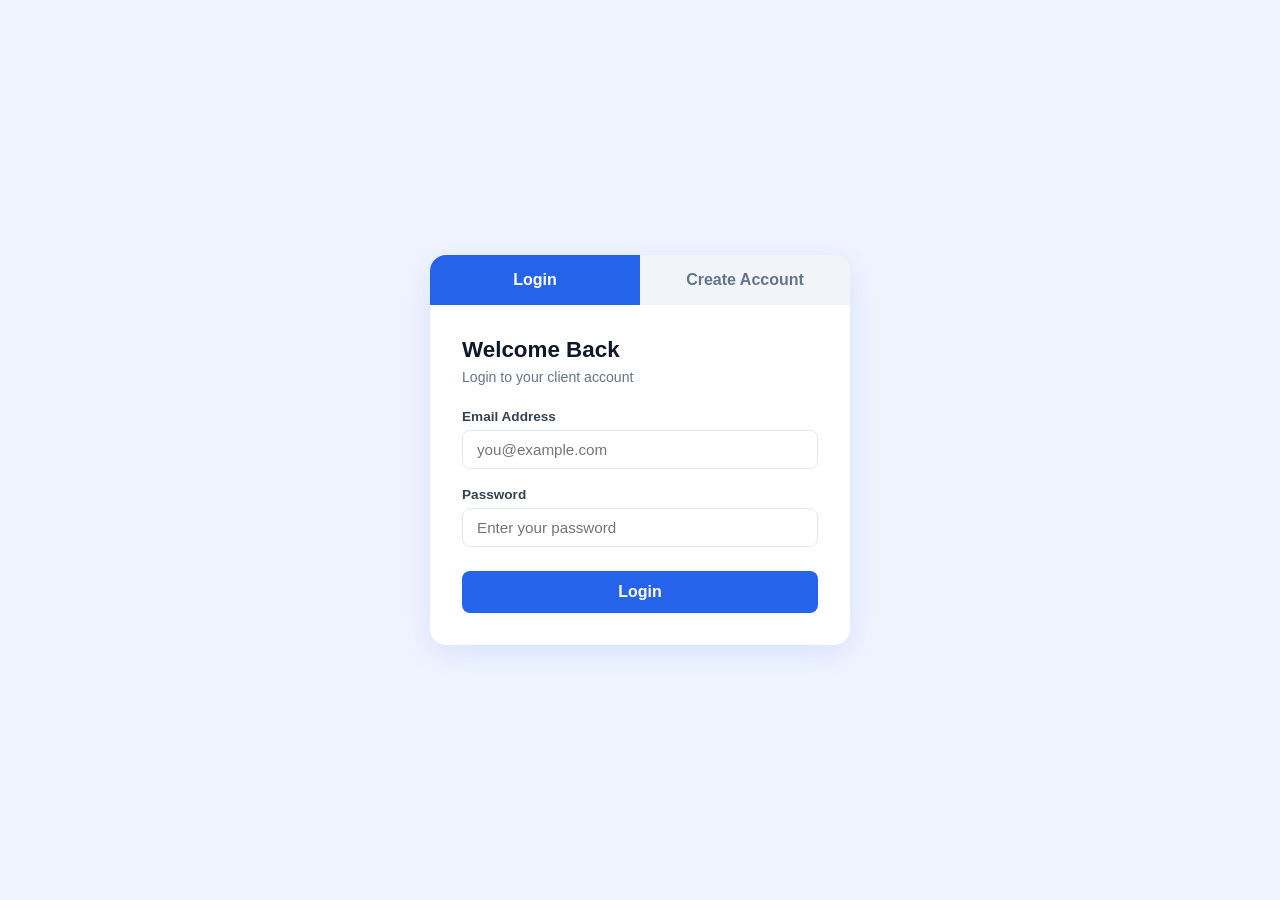
<file: pages/client/login.html>
<!DOCTYPE html>
<html lang="en">
<head>
  <meta charset="UTF-8">
  <meta name="viewport" content="width=device-width, initial-scale=1.0">
  <title>Client Login</title>
  <link rel="stylesheet" href="../../assets/css/style.css">
  <link rel="stylesheet" href="../../assets/css/components/forms.css">
  <link rel="stylesheet" href="../../assets/css/components/buttons.css">

  <style>
    body {
      display: flex;
      justify-content: center;
      align-items: center;
      min-height: 100vh;
      background: #F0F4FF;
    }

    .auth-card {
      background: #fff;
      width: 420px;
      border-radius: 16px;
      box-shadow: 0 8px 32px rgba(37,99,235,0.12);
      overflow: hidden;
    }

    /* ── Tab switcher ──────────────────────────────── */
    .tab-bar {
      display: flex;
    }

    .tab-btn {
      flex: 1;
      padding: 16px;
      border: none;
      background: #f1f5f9;
      font-size: 1rem;
      font-weight: 600;
      cursor: pointer;
      color: #64748b;
      transition: .2s;
    }

    .tab-btn.active {
      background: #2563EB;
      color: #fff;
    }

    /* ── Form body ─────────────────────────────────── */
    .form-body {
      padding: 32px;
    }

    .form-body h2 {
      margin-bottom: 6px;
      font-size: 1.4rem;
      color: #0f172a;
    }

    .form-body p.subtitle {
      font-size: .88rem;
      color: #64748b;
      margin-bottom: 24px;
    }

    .form-group {
      margin-bottom: 18px;
    }

    .form-label {
      display: block;
      font-size: .85rem;
      font-weight: 600;
      color: #374151;
      margin-bottom: 6px;
    }

    .form-control {
      width: 100%;
      padding: 10px 14px;
      border: 1.5px solid #e2e8f0;
      border-radius: 8px;
      font-size: .95rem;
      transition: border-color .2s, box-shadow .2s;
      box-sizing: border-box;
      outline: none;
    }

    .form-control:focus {
      border-color: #2563EB;
      box-shadow: 0 0 0 3px rgba(37,99,235,.15);
    }

    .form-control.error {
      border-color: #ef4444;
    }

    /* ── Password strength bar ─────────────────────── */
    .strength-bar {
      height: 4px;
      border-radius: 4px;
      margin-top: 6px;
      background: #e2e8f0;
      transition: .3s;
    }

    .strength-bar .fill {
      height: 100%;
      border-radius: 4px;
      transition: width .3s, background .3s;
      width: 0%;
    }

    .strength-text {
      font-size: .75rem;
      margin-top: 3px;
      color: #64748b;
    }

    /* ── Submit button ─────────────────────────────── */
    .btn-submit {
      width: 100%;
      padding: 12px;
      background: #2563EB;
      color: #fff;
      border: none;
      border-radius: 8px;
      font-size: 1rem;
      font-weight: 700;
      cursor: pointer;
      margin-top: 6px;
      transition: background .2s;
    }

    .btn-submit:hover   { background: #1d4ed8; }
    .btn-submit:disabled { background: #93c5fd; cursor: not-allowed; }

    /* ── Error / success messages ──────────────────── */
    .msg {
      padding: 10px 14px;
      border-radius: 8px;
      font-size: .88rem;
      font-weight: 600;
      margin-top: 14px;
      display: none;
    }

    .msg.error   { background: #fef2f2; color: #dc2626; border: 1px solid #fecaca; display: block; }
    .msg.success { background: #f0fdf4; color: #16a34a; border: 1px solid #bbf7d0; display: block; }

    /* ── Hidden panel ──────────────────────────────── */
    .panel { display: none; }
    .panel.active { display: block; }
  </style>
</head>

<body>
  <!-- Load shared helpers BEFORE inline scripts -->
  <script src="../../assets/js/app.js"></script>

  <div class="auth-card">

    <!-- Tab switcher -->
    <div class="tab-bar">
      <button class="tab-btn active" id="tab-login"    onclick="switchTab('login')">Login</button>
      <button class="tab-btn"        id="tab-register" onclick="switchTab('register')">Create Account</button>
    </div>

    <!-- ── LOGIN PANEL ───────────────────────────── -->
    <div class="form-body panel active" id="panel-login">

      <h2>Welcome Back</h2>
      <p class="subtitle">Login to your client account</p>

      <div class="form-group">
        <label class="form-label">Email Address</label>
        <input class="form-control" type="email" id="login-email" placeholder="you@example.com">
      </div>

      <div class="form-group">
        <label class="form-label">Password</label>
        <input class="form-control" type="password" id="login-password" placeholder="Enter your password">
      </div>

      <button class="btn-submit" id="login-btn" onclick="handleLogin()">Login</button>
      <div class="msg" id="login-msg"></div>

    </div>

    <!-- ── REGISTER PANEL ────────────────────────── -->
    <div class="form-body panel" id="panel-register">

      <h2>Create Account</h2>
      <p class="subtitle">Register a new client account</p>

      <div class="form-group">
        <label class="form-label">Full Name</label>
        <input class="form-control" type="text" id="reg-name" placeholder="Your full name">
      </div>

      <div class="form-group">
        <label class="form-label">Email Address</label>
        <input class="form-control" type="email" id="reg-email" placeholder="you@example.com">
      </div>

      <div class="form-group">
        <label class="form-label">Password</label>
        <input class="form-control" type="password" id="reg-password"
               placeholder="Minimum 6 characters" oninput="checkStrength(this.value)">
        <div class="strength-bar"><div class="fill" id="strength-fill"></div></div>
        <div class="strength-text" id="strength-text"></div>
      </div>

      <div class="form-group">
        <label class="form-label">Confirm Password</label>
        <input class="form-control" type="password" id="reg-confirm" placeholder="Re-enter your password">
      </div>

      <button class="btn-submit" id="register-btn" onclick="handleRegister()">Create Account</button>
      <div class="msg" id="register-msg"></div>

    </div>

  </div>

  <script>
    // ── Tab switcher ──────────────────────────────────────────────────────────
    function switchTab(tab) {
      document.getElementById('panel-login').classList.toggle('active',    tab === 'login');
      document.getElementById('panel-register').classList.toggle('active', tab === 'register');
      document.getElementById('tab-login').classList.toggle('active',      tab === 'login');
      document.getElementById('tab-register').classList.toggle('active',   tab === 'register');
      clearMsg('login-msg');
      clearMsg('register-msg');
    }

    function showMsg(id, text, type) {
      const el = document.getElementById(id);
      el.textContent = text;
      el.className = `msg ${type}`;
    }

    function clearMsg(id) {
      const el = document.getElementById(id);
      el.textContent = '';
      el.className = 'msg';
    }

    // ── Password strength checker ─────────────────────────────────────────────
    function checkStrength(val) {
      const fill = document.getElementById('strength-fill');
      const text = document.getElementById('strength-text');
      let score = 0;
      if (val.length >= 6)                        score++;
      if (val.length >= 10)                       score++;
      if (/[A-Z]/.test(val))                      score++;
      if (/[0-9]/.test(val))                      score++;
      if (/[^A-Za-z0-9]/.test(val))              score++;

      const levels = [
        { w: '20%',  bg: '#ef4444', label: 'Very weak'  },
        { w: '40%',  bg: '#f97316', label: 'Weak'       },
        { w: '60%',  bg: '#eab308', label: 'Fair'       },
        { w: '80%',  bg: '#22c55e', label: 'Strong'     },
        { w: '100%', bg: '#16a34a', label: 'Very strong' },
      ];
      const l = levels[Math.max(0, score - 1)] || levels[0];
      fill.style.width      = val ? l.w  : '0%';
      fill.style.background = l.bg;
      text.textContent      = val ? l.label : '';
    }

    // ── LOGIN ─────────────────────────────────────────────────────────────────
    async function handleLogin() {
      const email    = document.getElementById('login-email').value.trim();
      const password = document.getElementById('login-password').value;
      const btn      = document.getElementById('login-btn');

      clearMsg('login-msg');

      if (!email || !password) {
        showMsg('login-msg', 'Please enter your email and password.', 'error');
        return;
      }

      btn.textContent = 'Logging in…';
      btn.disabled    = true;

      try {
        const data = await apiCall('/auth/login', {
          method: 'POST',
          body:   JSON.stringify({ email, password }),
        });

        // Block admin credentials on client portal
        if (data.user.role !== 'client') {
          clearAuth();
          showMsg('login-msg', 'Incorrect email or password.', 'error');
          return;
        }

        saveAuth(data.token, data.user);
        showMsg('login-msg', `Welcome back, ${data.user.name || data.user.email}!`, 'success');

        setTimeout(() => {
          window.location.href = 'submit-ticket.html';
        }, 900);

      } catch (err) {
        showMsg('login-msg', 'Incorrect email or password.', 'error');
      } finally {
        btn.textContent = 'Login';
        btn.disabled    = false;
      }
    }

    // ── REGISTER ──────────────────────────────────────────────────────────────
    async function handleRegister() {
      const name     = document.getElementById('reg-name').value.trim();
      const email    = document.getElementById('reg-email').value.trim();
      const password = document.getElementById('reg-password').value;
      const confirm  = document.getElementById('reg-confirm').value;
      const btn      = document.getElementById('register-btn');

      clearMsg('register-msg');

      // ── Validation ────────────────────────────────────────────────────────
      if (!name) {
        showMsg('register-msg', 'Please enter your full name.', 'error');
        return;
      }

      if (!email || !/^\S+@\S+\.\S+$/.test(email)) {
        showMsg('register-msg', 'Please enter a valid email address.', 'error');
        return;
      }

      if (password.length < 6) {
        showMsg('register-msg', 'Password must be at least 6 characters.', 'error');
        return;
      }

      if (password !== confirm) {
        showMsg('register-msg', 'Passwords do not match.', 'error');
        document.getElementById('reg-confirm').classList.add('error');
        return;
      }

      document.getElementById('reg-confirm').classList.remove('error');

      btn.textContent = 'Creating account…';
      btn.disabled    = true;

      try {
        const data = await apiCall('/auth/register', {
          method: 'POST',
          body:   JSON.stringify({ name, email, password, role: 'client' }),
        });

        showMsg('register-msg',
          `Account created! Welcome, ${data.user.name}. Redirecting…`,
          'success'
        );

        // Token is already returned by /auth/register — log in directly
        saveAuth(data.token, data.user);
        setTimeout(() => {
          window.location.href = 'submit-ticket.html';
        }, 900);

      } catch (err) {
        const msg = err.message.includes('409') || err.message.toLowerCase().includes('already')
          ? 'This email is already registered. Please log in instead.'
          : (err.message || 'Registration failed. Please try again.');
        showMsg('register-msg', msg, 'error');
      } finally {
        btn.textContent = 'Create Account';
        btn.disabled    = false;
      }
    }

    // ── Enter key support ────────────────────────────────────────────────────
    document.addEventListener('keydown', (e) => {
      if (e.key !== 'Enter') return;
      const activePanel = document.querySelector('.panel.active').id;
      if (activePanel === 'panel-login')    handleLogin();
      if (activePanel === 'panel-register') handleRegister();
    });
  </script>

</body>
</html>
</file>
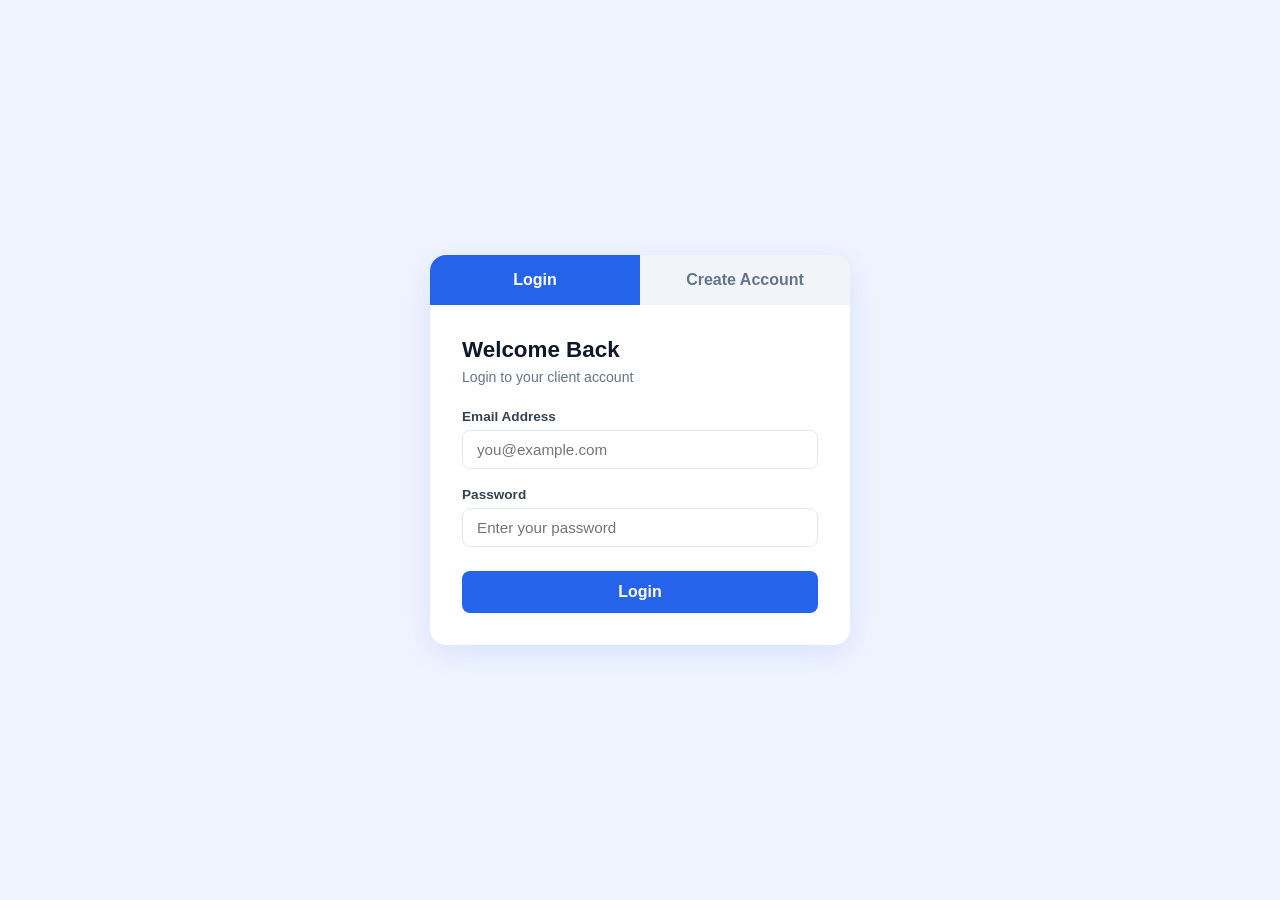
<file: pages/client/submit-ticket.html>
<!DOCTYPE html>
<html lang="en">
<head>
  <meta charset="UTF-8">
  <meta name="viewport" content="width=device-width, initial-scale=1.0">
  <title>Submit Ticket</title>
  <link rel="stylesheet" href="../../assets/css/style.css">
  <link rel="stylesheet" href="../../assets/css/components/forms.css">
  <link rel="stylesheet" href="../../assets/css/components/cards.css">
  <link rel="stylesheet" href="../../assets/css/components/buttons.css">

  <style>
    /* ── Top navbar ────────────────────────────────────────────── */
    .client-navbar {
      background: #fff;
      border-bottom: 1px solid #e2e8f0;
      padding: 0 32px;
      display: flex;
      align-items: center;
      justify-content: space-between;
      height: 60px;
      position: sticky;
      top: 0;
      z-index: 100;
      box-shadow: 0 1px 4px rgba(0,0,0,.06);
    }
    .navbar-brand {
      display: flex;
      align-items: center;
      gap: 10px;
      font-weight: 700;
      font-size: 1.05rem;
      color: #0f172a;
      text-decoration: none;
    }
    .navbar-brand .globe { font-size: 1.3rem; }
    .navbar-right {
      display: flex;
      align-items: center;
      gap: 16px;
    }
    .user-chip {
      display: flex;
      align-items: center;
      gap: 8px;
      font-size: .88rem;
      color: #475569;
    }
    .user-avatar {
      width: 32px; height: 32px;
      background: #2563EB;
      border-radius: 50%;
      display: flex; align-items: center; justify-content: center;
      color: #fff; font-weight: 700; font-size: .85rem;
    }
    .btn-logout {
      padding: 6px 14px;
      background: #f1f5f9;
      border: none; border-radius: 8px;
      font-size: .85rem; font-weight: 600;
      color: #475569; cursor: pointer;
      transition: background .15s;
    }
    .btn-logout:hover { background: #e2e8f0; }

    /* ── Tab bar ────────────────────────────────────────────────── */
    .tab-bar {
      display: flex;
      gap: 4px;
      border-bottom: 2px solid #e2e8f0;
      margin-bottom: 28px;
    }
    .tab-btn {
      padding: 10px 22px;
      border: none; background: none;
      font-size: .95rem; font-weight: 600;
      color: #64748b; cursor: pointer;
      border-bottom: 2px solid transparent;
      margin-bottom: -2px;
      transition: color .15s, border-color .15s;
    }
    .tab-btn.active {
      color: #2563EB;
      border-bottom-color: #2563EB;
    }
    .tab-panel { display: none; }
    .tab-panel.active { display: block; }

    /* ── File upload zone ───────────────────────────────────────── */
    .upload-zone {
      border: 2px dashed #cbd5e1;
      border-radius: 10px;
      padding: 22px 18px;
      text-align: center;
      cursor: pointer;
      transition: border-color .2s, background .2s;
      background: #f8fafc;
      position: relative;
    }
    .upload-zone:hover, .upload-zone.dragover {
      border-color: #2563EB;
      background: #eff6ff;
    }
    .upload-zone input[type="file"] {
      position: absolute; inset: 0;
      opacity: 0; cursor: pointer;
      width: 100%; height: 100%;
    }
    .upload-zone .upload-icon { font-size: 1.8rem; margin-bottom: 6px; }
    .upload-zone .upload-text { font-size: .9rem; color: #64748b; }
    .upload-zone .upload-hint { font-size: .78rem; color: #94a3b8; margin-top: 4px; }
    .file-preview {
      display: flex; align-items: center; gap: 10px;
      margin-top: 10px; padding: 9px 14px;
      background: #f0fdf4; border: 1px solid #bbf7d0;
      border-radius: 8px; font-size: .88rem; color: #166534;
    }
    .file-preview .remove-file {
      margin-left: auto; background: none; border: none;
      cursor: pointer; font-size: 1rem; color: #dc2626; line-height: 1;
    }

    /* ── My Tickets history table ───────────────────────────────── */
    .tickets-table { width: 100%; border-collapse: collapse; }
    .tickets-table th {
      background: #f8fafc; padding: 10px 14px;
      text-align: left; font-size: .78rem; font-weight: 700;
      text-transform: uppercase; color: #64748b;
      border-bottom: 2px solid #e2e8f0;
    }
    .tickets-table td {
      padding: 12px 14px; border-bottom: 1px solid #f1f5f9;
      font-size: .9rem; vertical-align: middle;
    }
    .tickets-table tr.clickable { cursor: pointer; transition: background .12s; }
    .tickets-table tr.clickable:hover td { background: #f0f7ff; }
    .badge {
      display: inline-block; padding: 3px 10px;
      border-radius: 50px; font-size: .75rem; font-weight: 700;
    }
    .b-pending  { background: #f59e0b; color: #fff; }
    .b-approved { background: #22c55e; color: #fff; }
    .b-rejected { background: #ef4444; color: #fff; }
    .b-lang     { background: #2563EB; color: #fff; }
    .b-high     { background: #dc2626; color: #fff; }
    .b-medium   { background: #d97706; color: #fff; }
    .b-low      { background: #16a34a; color: #fff; }
    .b-critical { background: #7c3aed; color: #fff; }
    .empty-row td {
      text-align: center; color: #94a3b8;
      padding: 40px; font-style: italic;
    }

    /* ── Detail drawer ──────────────────────────────────────────── */
    .drawer-overlay {
      display: none; position: fixed; inset: 0;
      background: rgba(0,0,0,.4); z-index: 1000;
    }
    .drawer-overlay.open { display: block; }
    .drawer {
      position: fixed; top: 0; right: -520px; width: 500px;
      max-width: 95vw; height: 100vh; background: #fff;
      box-shadow: -4px 0 30px rgba(0,0,0,.15);
      transition: right .3s ease; z-index: 1001;
      overflow-y: auto; padding: 28px 24px;
    }
    .drawer.open { right: 0; }
    .drawer-header {
      display: flex; justify-content: space-between;
      align-items: flex-start; margin-bottom: 18px;
    }
    .drawer-header h3 { font-size: 1rem; margin: 0; line-height: 1.4; }
    .close-btn {
      background: none; border: none; font-size: 1.4rem;
      cursor: pointer; color: #64748b; line-height: 1; flex-shrink: 0;
    }
    .dl { margin-bottom: 14px; }
    .dl .lbl {
      font-size: .72rem; font-weight: 700; text-transform: uppercase;
      color: #94a3b8; display: block; margin-bottom: 4px;
    }
    .text-box {
      background: #f8fafc; border: 1px solid #e2e8f0;
      border-radius: 8px; padding: 10px 13px;
      font-size: .88rem; line-height: 1.6; white-space: pre-wrap;
    }
    .text-box.response {
      background: #eff6ff; border-color: #bfdbfe;
      color: #1e40af; font-style: italic;
    }

    /* ── Page layout ────────────────────────────────────────────── */
    .page-body { max-width: 900px; margin: 32px auto; padding: 0 16px; }
  </style>
</head>

<body>
<script src="../../assets/js/app.js"></script>

<!-- ── Navbar ──────────────────────────────────────────────────────── -->
<nav class="client-navbar">
  <a class="navbar-brand" href="#">
    <span class="globe">🌐</span>
    AI Multilingual Ticket Translator
  </a>
  <div class="navbar-right">
    <div class="user-chip">
      <div class="user-avatar" id="nav-avatar">U</div>
      <span id="nav-name">Loading…</span>
    </div>
    <button class="btn-logout" onclick="doLogout()">Logout</button>
  </div>
</nav>

<div class="page-body">

  <!-- ── Tab bar ─────────────────────────────────────────────────── -->
  <div class="tab-bar">
    <button class="tab-btn active" id="tab-new"     onclick="switchTab('new')">➕ New Ticket</button>
    <button class="tab-btn"        id="tab-history" onclick="switchTab('history')">🕒 My Tickets</button>
  </div>

  <!-- ══════════════════════════════════════════════════════════════ -->
  <!-- TAB 1 — Submit new ticket                                     -->
  <!-- ══════════════════════════════════════════════════════════════ -->
  <div class="tab-panel active" id="panel-new">
    <div class="card">
      <h2 style="margin-bottom:20px;">Submit Support Ticket</h2>

      <div class="form-group">
        <label class="form-label">Subject</label>
        <input class="form-control" id="ticket-subject" placeholder="Enter subject">
      </div>

      <div class="form-group">
        <label class="form-label">Attachment <span style="color:#94a3b8; font-weight:400;">(optional)</span></label>
        <div class="upload-zone" id="upload-zone">
          <input type="file" id="ticket-attachment"
                 accept=".txt,.pdf,.doc,.docx,.png,.jpg,.jpeg,.gif,.webp">
          <div class="upload-icon">📎</div>
          <div class="upload-text">Click to upload or drag &amp; drop a file</div>
          <div class="upload-hint">Supported: TXT, PDF, DOC, DOCX, PNG, JPG, GIF, WEBP</div>
        </div>
        <div id="file-preview" style="display:none;" class="file-preview">
          <span>📄</span>
          <span id="file-name"></span>
          <button class="remove-file" onclick="removeFile()" title="Remove file">✕</button>
        </div>
      </div>

      <div class="form-group">
        <label class="form-label">Message</label>
        <textarea rows="8" class="form-control" id="ticket-message"
          placeholder="Type your support message here in any language..."></textarea>
      </div>

      <button class="btn btn-primary" id="submit-ticket-btn">
        Submit Ticket
      </button>
    </div>

    <!-- AI result card injected here by JS -->
  </div>

  <!-- ══════════════════════════════════════════════════════════════ -->
  <!-- TAB 2 — My Tickets history                                    -->
  <!-- ══════════════════════════════════════════════════════════════ -->
  <div class="tab-panel" id="panel-history">
    <div class="card">
      <div style="display:flex; align-items:center; justify-content:space-between; margin-bottom:18px;">
        <h2 style="margin:0;">My Tickets</h2>
        <button class="btn-logout" onclick="loadMyTickets()" style="font-size:.85rem;">↻ Refresh</button>
      </div>

      <div class="table-container">
        <table class="tickets-table">
          <thead>
            <tr>
              <th>#</th>
              <th>Subject</th>
              <th>Language</th>
              <th>Category</th>
              <th>Priority</th>
              <th>Status</th>
              <th>Date</th>
            </tr>
          </thead>
          <tbody id="my-tickets-tbody">
            <tr class="empty-row"><td colspan="7">Loading your tickets…</td></tr>
          </tbody>
        </table>
      </div>
    </div>
  </div>

</div><!-- /page-body -->

<!-- ── Detail Drawer ───────────────────────────────────────────────── -->
<div class="drawer-overlay" id="drawer-overlay" onclick="closeDrawer()"></div>
<div class="drawer" id="detail-drawer">
  <div class="drawer-header">
    <h3 id="d-title">Ticket #—</h3>
    <button class="close-btn" onclick="closeDrawer()">✕</button>
  </div>

  <div style="display:flex; gap:8px; flex-wrap:wrap; margin-bottom:16px;">
    <span class="badge b-lang"  id="d-lang">—</span>
    <span class="badge"         id="d-priority">—</span>
    <span class="badge"         id="d-status">—</span>
  </div>

  <div class="dl">
    <span class="lbl">Category</span>
    <span style="font-size:.9rem;" id="d-category">—</span>
  </div>
  <div class="dl">
    <span class="lbl">📝 Your Original Message</span>
    <div class="text-box" id="d-original">—</div>
  </div>
  <div class="dl">
    <span class="lbl">🔄 English Translation</span>
    <div class="text-box" id="d-translated">—</div>
  </div>
  <div class="dl">
    <span class="lbl">📋 Summary</span>
    <div class="text-box" id="d-summary">—</div>
  </div>
  <div class="dl">
    <span class="lbl">💬 Suggested Response</span>
    <div class="text-box response" id="d-suggested">—</div>
  </div>
  <div class="dl">
    <span class="lbl">Submitted</span>
    <span style="font-size:.88rem;" id="d-date">—</span>
  </div>
</div>

<script src="../../assets/js/translation.js"></script>

<script>
  'use strict';

  // ── Auth guard & navbar ───────────────────────────────────────────
  document.addEventListener('DOMContentLoaded', () => {
    const user = getUser();
    if (!user || !getToken()) {
      window.location.href = '../client/login.html';
      return;
    }

    // Populate navbar
    const initial = (user.name || user.email || 'U')[0].toUpperCase();
    document.getElementById('nav-avatar').textContent = initial;
    document.getElementById('nav-name').textContent   = user.name || user.email;
  });

  function doLogout() {
    clearAuth();
    window.location.href = '../../index.html';
  }

  // ── Tab switching ─────────────────────────────────────────────────
  function switchTab(tab) {
    document.getElementById('panel-new').classList.toggle('active',     tab === 'new');
    document.getElementById('panel-history').classList.toggle('active', tab === 'history');
    document.getElementById('tab-new').classList.toggle('active',       tab === 'new');
    document.getElementById('tab-history').classList.toggle('active',   tab === 'history');

    if (tab === 'history') loadMyTickets();
  }

  // ── Load this user's tickets ──────────────────────────────────────
  async function loadMyTickets() {
    const tbody = document.getElementById('my-tickets-tbody');
    tbody.innerHTML = '<tr class="empty-row"><td colspan="7">Loading…</td></tr>';

    try {
      const data = await apiCall('/tickets/my');
      renderMyTickets(data.tickets || []);
    } catch (err) {
      tbody.innerHTML = `<tr class="empty-row"><td colspan="7">⚠ ${err.message}</td></tr>`;
    }
  }

  function renderMyTickets(tickets) {
    const tbody = document.getElementById('my-tickets-tbody');

    if (!tickets.length) {
      tbody.innerHTML = '<tr class="empty-row"><td colspan="7">No tickets yet. Submit your first ticket!</td></tr>';
      return;
    }

    tbody.innerHTML = tickets.map(t => `
      <tr class="clickable" onclick='openDrawer(${JSON.stringify(t)})'>
        <td style="color:#94a3b8; font-size:.82rem;">#${t.id}</td>
        <td style="max-width:180px; overflow:hidden; text-overflow:ellipsis; white-space:nowrap;">
          ${escHtml(t.subject || '—')}
        </td>
        <td><span class="badge b-lang">${(t.source_language || '—').toUpperCase()}</span></td>
        <td style="font-size:.85rem;">${escHtml(t.category || '—')}</td>
        <td><span class="badge ${priorityClass(t.priority)}">${t.priority || '—'}</span></td>
        <td><span class="badge ${statusClass(t.status)}">${capitalise(t.status || '—')}</span></td>
        <td style="font-size:.8rem; color:#64748b;">${formatDate(t.created_at)}</td>
      </tr>
    `).join('');
  }

  // ── After submitting a ticket — switch to history and refresh ─────
  window.onTicketSubmitted = function() {
    switchTab('history');
  };

  // ── Detail drawer ─────────────────────────────────────────────────
  function openDrawer(t) {
    document.getElementById('d-title').textContent      = `Ticket #${t.id} — ${escHtml(t.subject || '')}`;
    document.getElementById('d-lang').textContent       = (t.source_language || '—').toUpperCase();
    document.getElementById('d-category').textContent   = t.category  || '—';
    document.getElementById('d-original').textContent   = t.original_message   || '—';
    document.getElementById('d-translated').textContent = t.translated_message || '—';
    document.getElementById('d-summary').textContent    = t.summary   || '—';
    document.getElementById('d-suggested').textContent  = t.suggested_response || '—';
    document.getElementById('d-date').textContent       = formatDate(t.created_at);

    const priEl = document.getElementById('d-priority');
    priEl.textContent = t.priority || '—';
    priEl.className   = `badge ${priorityClass(t.priority)}`;

    const stEl = document.getElementById('d-status');
    stEl.textContent = capitalise(t.status || '—');
    stEl.className   = `badge ${statusClass(t.status)}`;

    document.getElementById('detail-drawer').classList.add('open');
    document.getElementById('drawer-overlay').classList.add('open');
  }

  function closeDrawer() {
    document.getElementById('detail-drawer').classList.remove('open');
    document.getElementById('drawer-overlay').classList.remove('open');
  }

  // ── Helpers ───────────────────────────────────────────────────────
  function escHtml(s) {
    return String(s).replace(/&/g,'&amp;').replace(/</g,'&lt;')
                    .replace(/>/g,'&gt;').replace(/"/g,'&quot;');
  }
  function capitalise(s) { return s.charAt(0).toUpperCase() + s.slice(1); }
  function formatDate(iso) {
    if (!iso) return '—';
    return new Date(iso).toLocaleDateString('en-GB', {
      day:'2-digit', month:'short', year:'numeric',
      hour:'2-digit', minute:'2-digit'
    });
  }
  function statusClass(s) {
    return {pending:'b-pending', approved:'b-approved', rejected:'b-rejected'}[s] || 'b-pending';
  }
  function priorityClass(p) {
    return {Critical:'b-critical', High:'b-high', Medium:'b-medium', Low:'b-low'}[p] || 'b-medium';
  }
</script>

</body>
</html>
</file>
<file: assets/css/style.css>
/* ===========================
   DESIGN SYSTEM
=========================== */

:root {

    --primary: #2563EB;
    --primary-hover: #1D4ED8;

    --sidebar-bg: #0F172A;

    --bg-main: #F8FAFC;
    --bg-card: #FFFFFF;

    --text-primary: #0F172A;
    --text-secondary: #64748B;

    --border-color: #E2E8F0;

    --success: #22C55E;
    --warning: #F59E0B;
    --danger: #EF4444;
    --info: #06B6D4;

    --radius: 12px;

    --sidebar-width: 260px;

    --shadow:
        0 1px 2px rgba(0,0,0,0.05),
        0 8px 24px rgba(0,0,0,0.08);

    --transition: all .3s ease;
}

*{
    margin:0;
    padding:0;
    box-sizing:border-box;
}

html{
    scroll-behavior:smooth;
}

body{
    font-family:
    "Segoe UI",
    Inter,
    Arial,
    sans-serif;

    background:var(--bg-main);
    color:var(--text-primary);
}

a{
    text-decoration:none;
}

ul{
    list-style:none;
}

.app-layout{
    display:flex;
    min-height:100vh;
}

.main-content{
    flex:1;
    margin-left:260px;
}

.content-wrapper{
    padding:24px;
}
</file>
<file: assets/css/components/sidebar.css>
.sidebar{

    width:260px;
    height:100vh;

    background:var(--sidebar-bg);

    position:fixed;
    top:0;
    left:0;

    color:white;

    padding:20px;

    transition:.3s;
}

.logo-area{
    display:flex;
    align-items:center;
    gap:12px;

    margin-bottom:40px;
}

.logo-icon{
    width:42px;
    height:42px;

    background:var(--primary);

    border-radius:10px;

    display:flex;
    justify-content:center;
    align-items:center;
}

.logo-text h3{
    font-size:18px;
}

.logo-text p{
    color:#94A3B8;
    font-size:13px;
}

.menu-item{
    margin-bottom:8px;
}

.menu-item a{

    display:flex;
    align-items:center;
    gap:12px;

    color:#CBD5E1;

    padding:14px;

    border-radius:12px;

    transition:.3s;
}

.menu-item a:hover{
    background:rgba(255,255,255,.08);
}

.menu-item.active a{
    background:var(--primary);
    color:white;
}
</file>
<file: assets/css/components/navbar.css>
.top-navbar{

    height:70px;

    background:white;

    position:sticky;
    top:0;

    z-index:100;

    display:flex;
    align-items:center;
    justify-content:space-between;

    padding:0 24px;

    border-bottom:
    1px solid var(--border-color);
}

.app-title{
    font-size:20px;
    font-weight:600;
}

.navbar-right{
    display:flex;
    align-items:center;
    gap:16px;
}

.search-box input{

    width:280px;

    height:42px;

    border:
    1px solid var(--border-color);

    border-radius:10px;

    padding:0 14px;
}

.icon-btn{

    width:42px;
    height:42px;

    border-radius:10px;

    border:
    1px solid var(--border-color);

    background:white;

    cursor:pointer;
}

.profile-dropdown{

    display:flex;
    align-items:center;
    gap:10px;
}

.profile-dropdown img{

    width:38px;
    height:38px;

    border-radius:50%;
}
</file>
<file: assets/css/components/cards.css>
.card{

    background:white;

    border-radius:12px;

    padding:24px;

    border:
    1px solid var(--border-color);

    box-shadow:var(--shadow);
}

.card-title{

    font-size:18px;

    font-weight:600;

    margin-bottom:20px;
}

.stats-card h2{
    font-size:32px;
    margin-top:10px;
}

.stats-card p{
    color:var(--text-secondary);
}
</file>
<file: assets/css/components/tables.css>
.table-container{
    overflow-x:auto;
}

table{
    width:100%;
    border-collapse:collapse;
}

thead{
    background:#F1F5F9;
}

th{
    text-align:left;
    padding:14px;
}

td{
    padding:14px;
    border-top:
    1px solid var(--border-color);
}
</file>
<file: assets/css/components/forms.css>
/* ==========================
   FORM LAYOUT
========================== */

.form-group {
    margin-bottom: 20px;
}

.form-label {
    display: block;
    margin-bottom: 8px;

    font-size: 14px;
    font-weight: 600;

    color: var(--text-primary);
}

.form-control {

    width: 100%;

    padding: 12px 14px;

    border: 1px solid var(--border-color);

    border-radius: 10px;

    background: #fff;

    color: var(--text-primary);

    font-size: 14px;

    transition: var(--transition);
}

.form-control:focus {
    outline: none;
    border-color: var(--primary);

    box-shadow:
        0 0 0 3px rgba(37,99,235,0.15);
}

textarea.form-control {
    resize: vertical;
    min-height: 120px;
}

select.form-control {
    cursor: pointer;
}

.form-row {

    display: grid;

    grid-template-columns:
        repeat(2,1fr);

    gap: 20px;
}

.form-helper {
    margin-top: 6px;

    font-size: 12px;

    color: var(--text-secondary);
}

.form-error {
    margin-top: 6px;

    color: var(--danger);

    font-size: 12px;
}
</file>
<file: assets/css/components/buttons.css>
.btn{

    border:none;

    cursor:pointer;

    border-radius:10px;

    padding:12px 18px;

    transition:.3s;
}

.btn-primary{

    background:var(--primary);

    color:white;
}

.btn-primary:hover{
    background:var(--primary-hover);
}

.btn-success{
    background:var(--success);
    color:white;
}

.btn-danger{
    background:var(--danger);
    color:white;
}
</file>
<file: assets/css/responsive.css>
@media(max-width:1200px){

    .dashboard-grid{
        grid-template-columns:
        repeat(2,1fr);
    }
}

@media(max-width:768px){

    .main-content{
        margin-left:0;
    }

    .sidebar{
        transform:translateX(-100%);
        z-index:999;
    }

    .sidebar.active{
        transform:translateX(0);
    }

    .hamburger{
        display:block;
    }

    .search-box{
        display:none;
    }

    .dashboard-grid{
        grid-template-columns:1fr;
    }

    .content-wrapper{
        padding:16px;
    }

    table{
        min-width:700px;
    }
}

.hamburger{

    display:none;

    background:none;

    border:none;

    font-size:24px;

    cursor:pointer;
}
</file>
